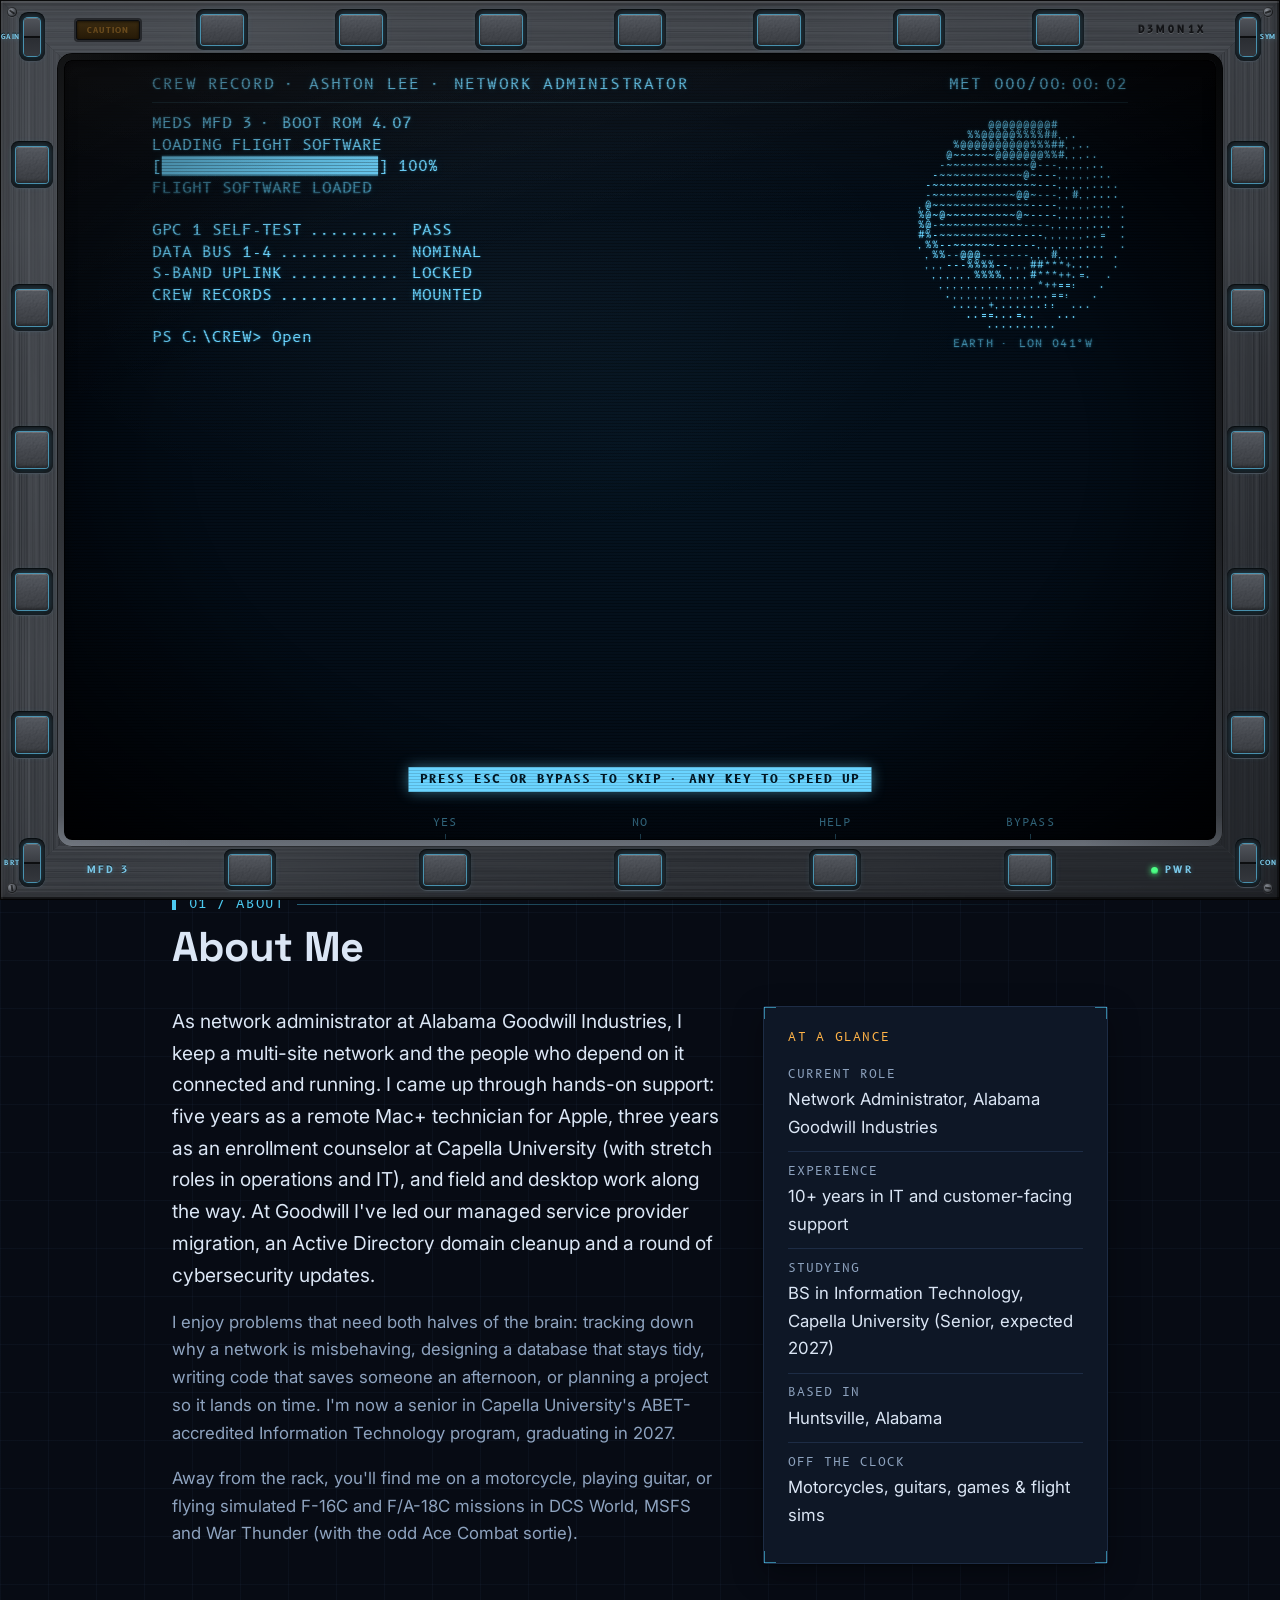
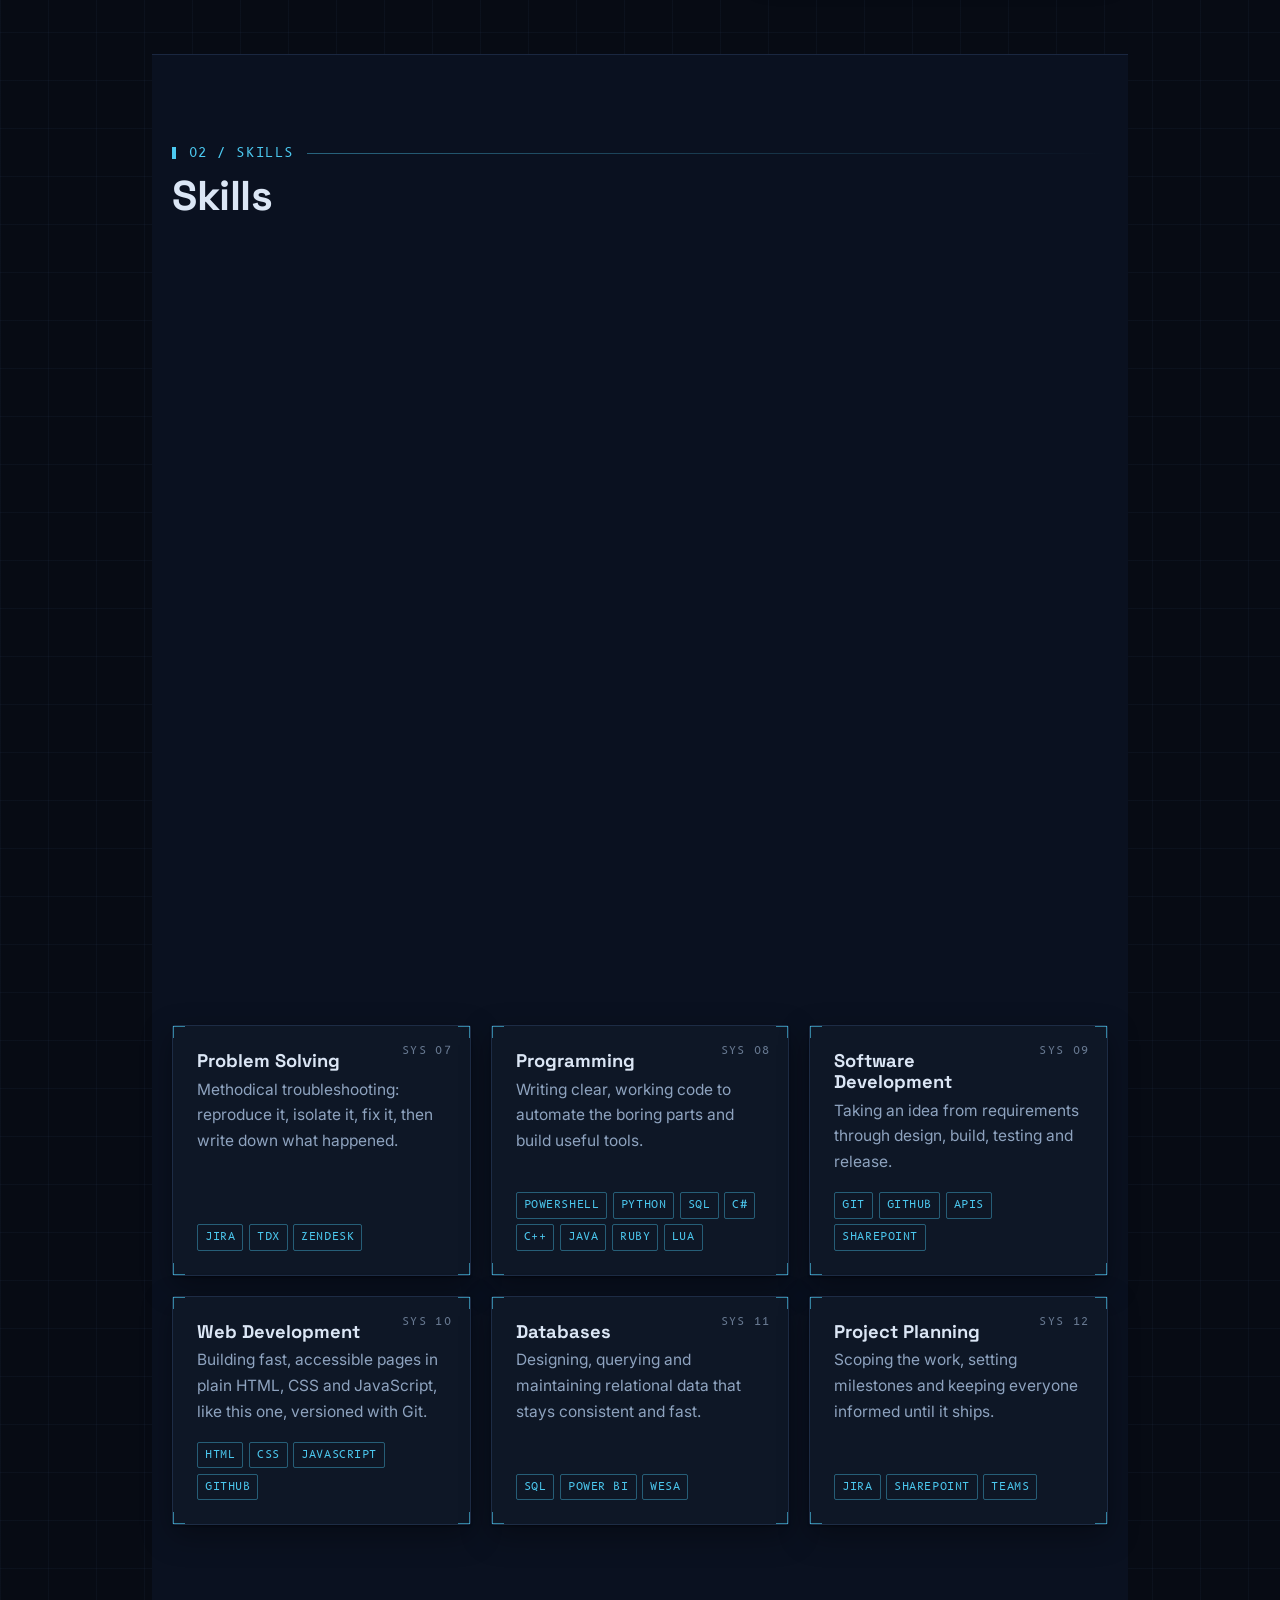
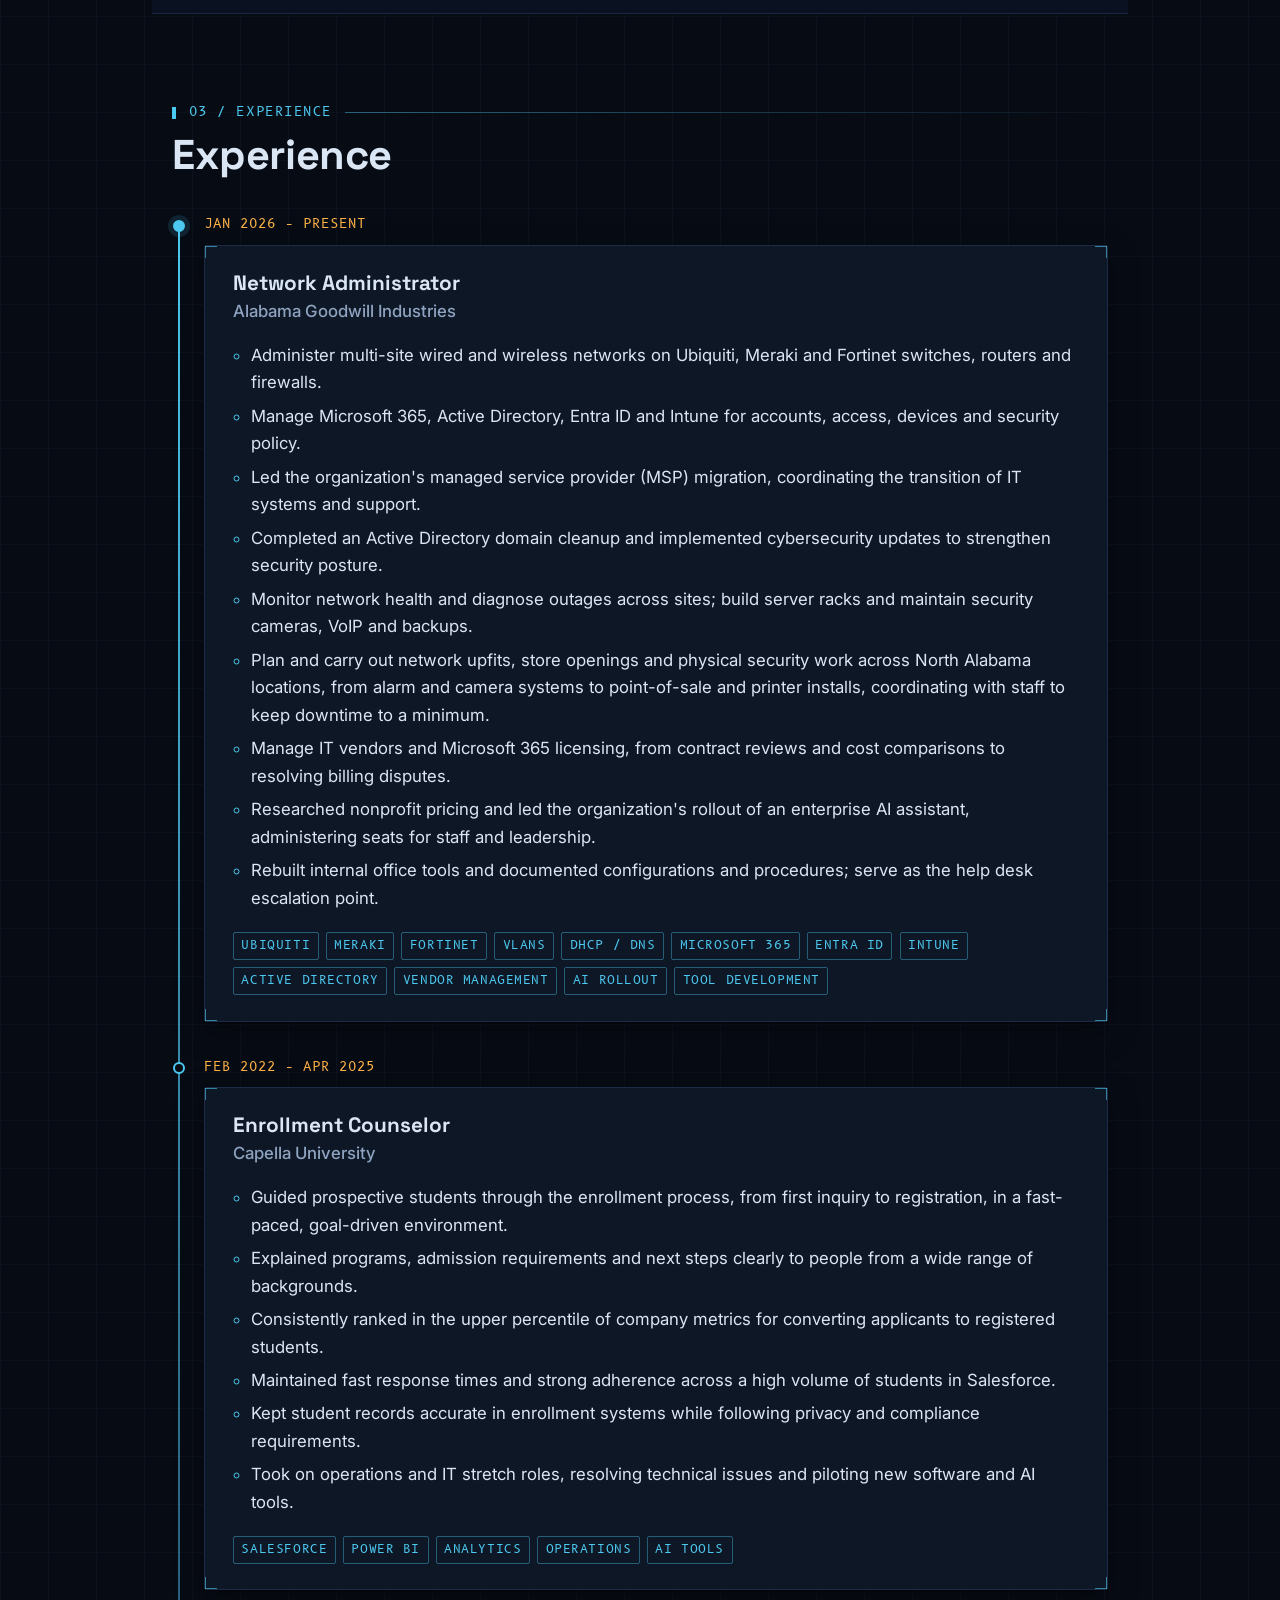
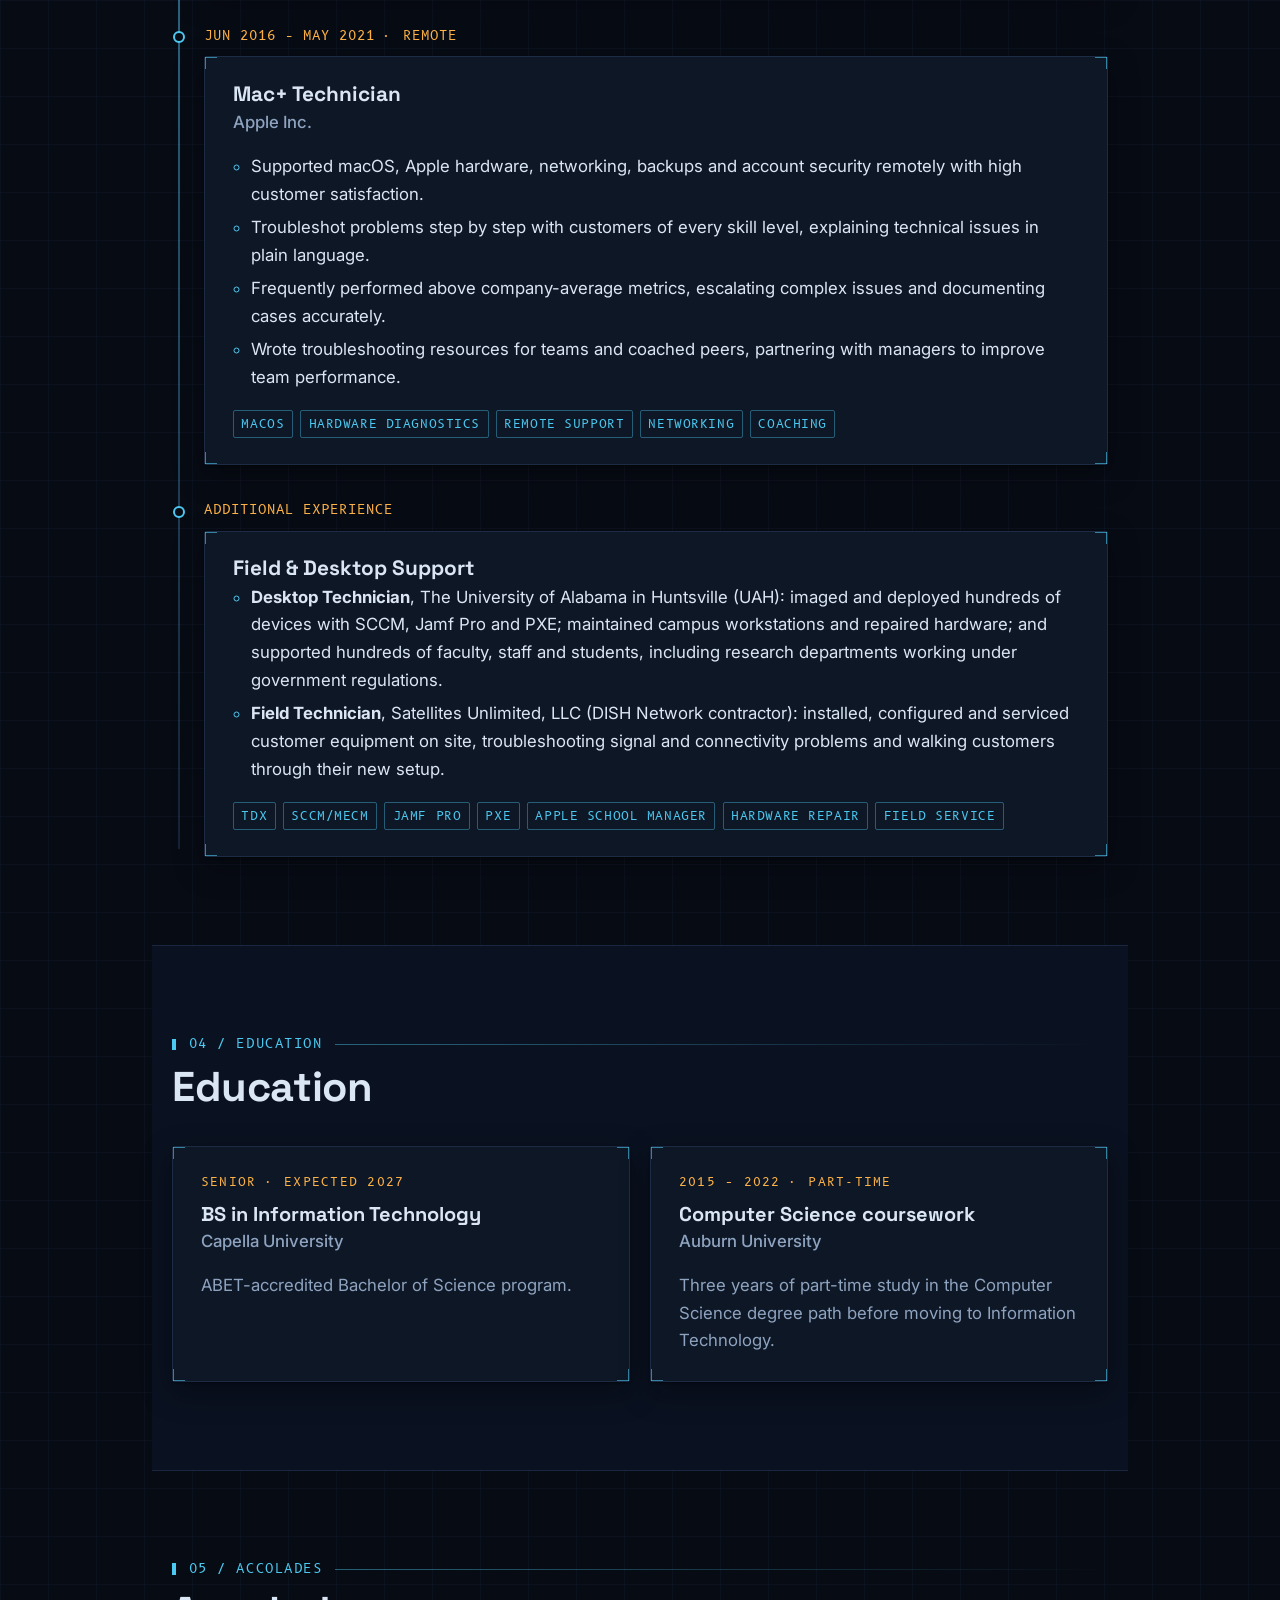
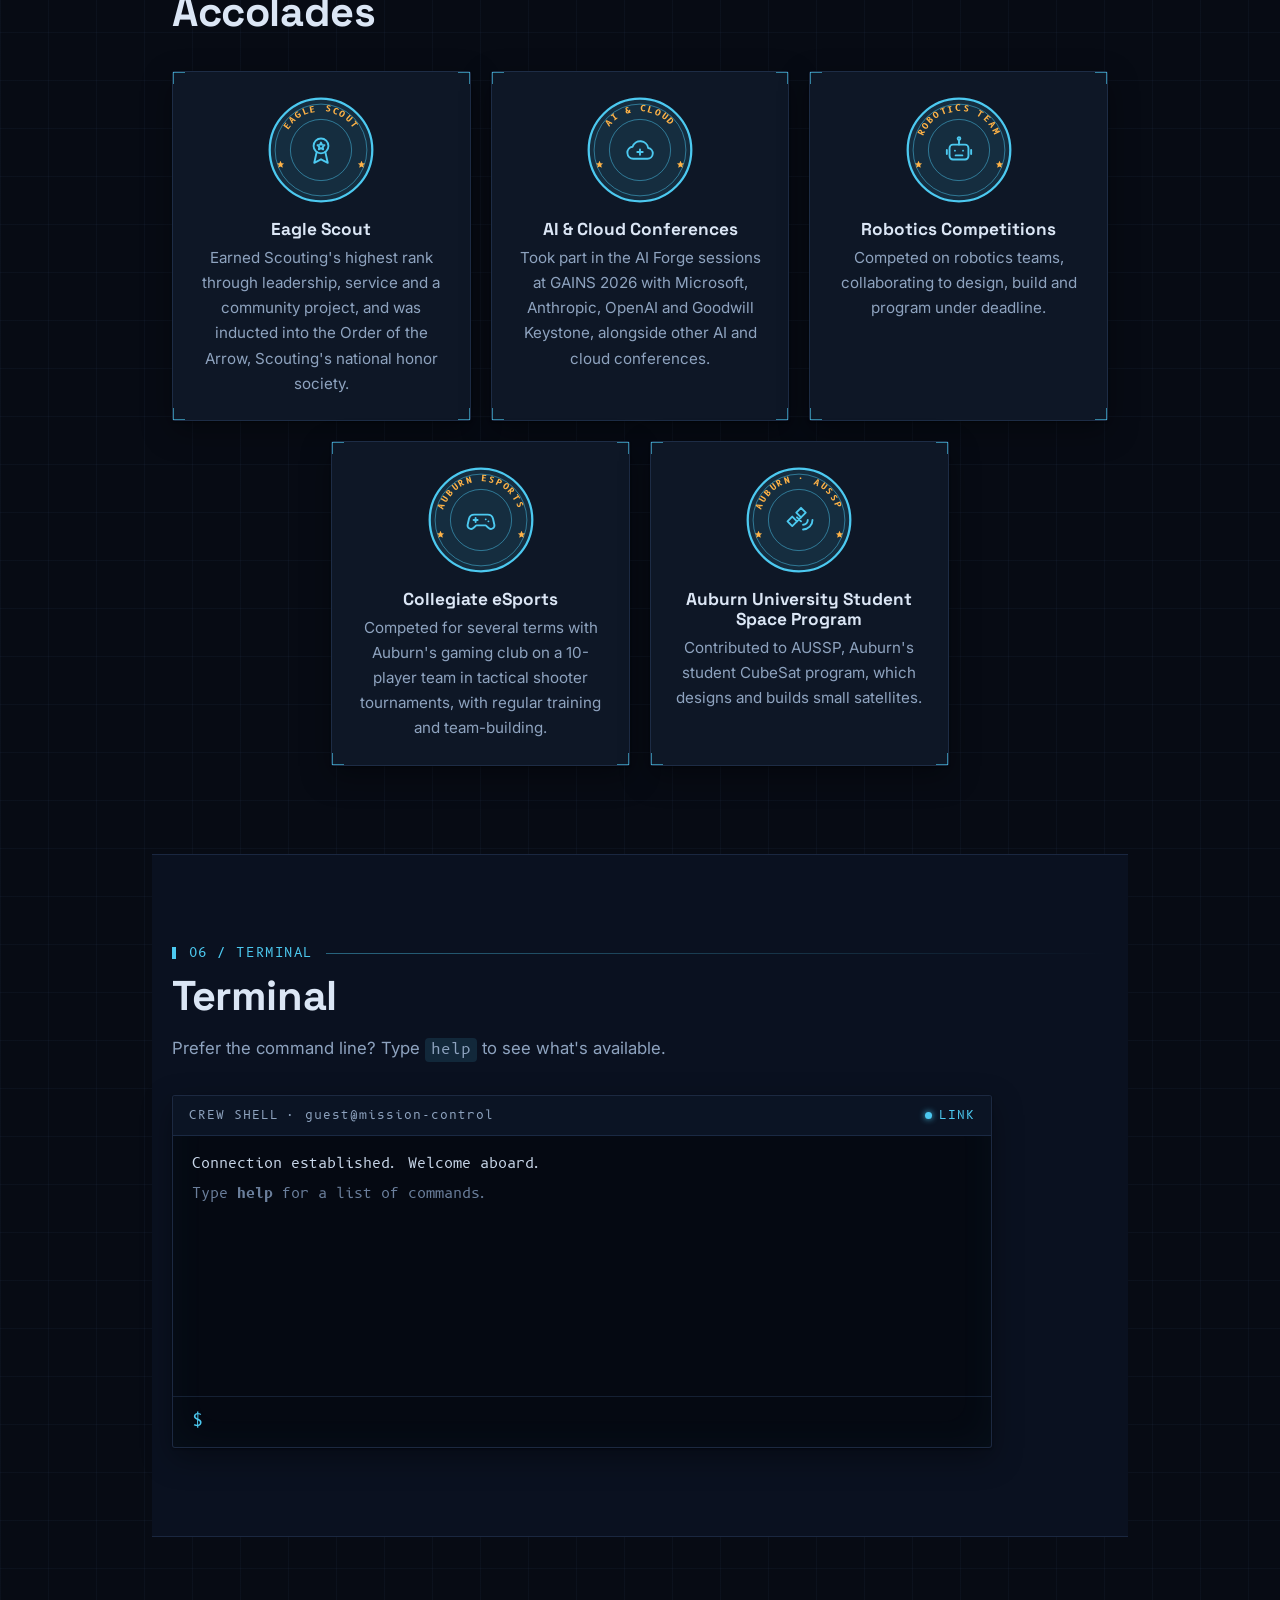
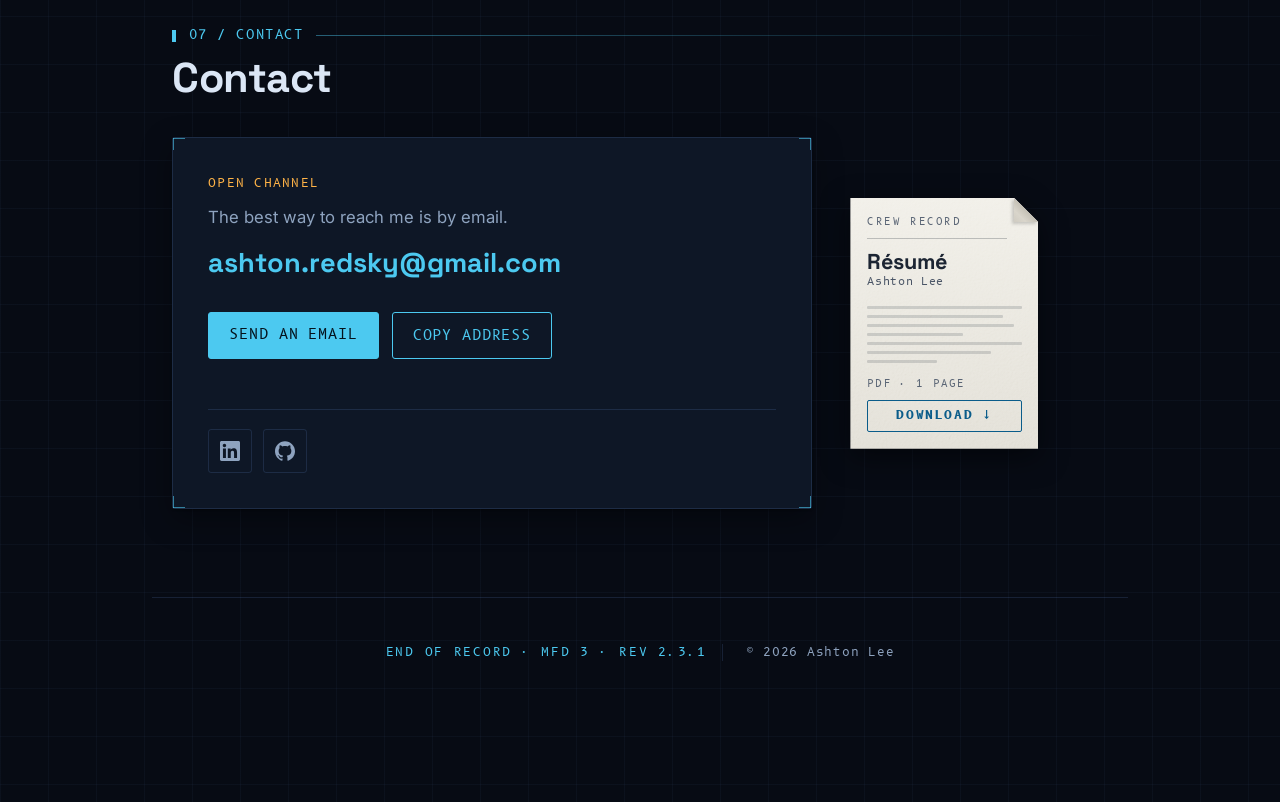
<file: index.html>
<!DOCTYPE html>
<html lang="en" data-theme="dark">
<head>
  <meta charset="UTF-8">
  <meta name="viewport" content="width=device-width, initial-scale=1.0">
  <title>Ashton Lee · Network Administrator &amp; IT Specialist</title>
  <meta name="description" content="Résumé of Ashton Lee: network administrator, IT specialist and programmer, finishing a BS in Information Technology at Capella University.">
  <meta name="theme-color" content="#070b14">

  <!-- Tab icon: the ship from LUNAR DEFENSE -->
  <link rel="icon" href="favicon.svg" type="image/svg+xml">
  <link rel="icon" href="images/favicon-32.png" type="image/png" sizes="32x32">
  <link rel="apple-touch-icon" href="images/apple-touch-icon.png">

  <!-- Link previews (LinkedIn, Teams, Slack, iMessage, email): the Earthrise card -->
  <meta property="og:type" content="website">
  <meta property="og:site_name" content="Ashton Lee">
  <meta property="og:title" content="Ashton Lee · Network Administrator &amp; IT Specialist">
  <meta property="og:description" content="Network administrator at Alabama Goodwill Industries in Huntsville, AL. IT specialist and programmer, finishing a BS in Information Technology at Capella University.">
  <meta property="og:url" content="https://d3m0n1x64.github.io/resume-space/">
  <meta property="og:image" content="https://d3m0n1x64.github.io/resume-space/images/og-preview.png">
  <meta property="og:image:width" content="1200">
  <meta property="og:image:height" content="630">
  <meta property="og:image:alt" content="Ashton Lee, Network Administrator, over the Apollo 11 Earthrise photo">
  <meta name="twitter:card" content="summary_large_image">
  <link rel="canonical" href="https://d3m0n1x64.github.io/resume-space/">

  <!-- Set the saved theme before the page paints, so it doesn't flash.
       The "js" class lets the CSS know scripts are running (used for scroll fade-ins).
       The "booting" class shows the MFD access screen, once per browser session. -->
  <script>
    (function () {
      var root = document.documentElement;
      root.classList.add('js');
      var saved = null;
      try { saved = localStorage.getItem('space-theme'); } catch (e) { /* storage blocked: use the system preference */ }
      // Dark is the default; light only if the visitor chose it before
      root.setAttribute('data-theme', saved || 'dark');

      // The access screen plays on every visit; it's skipped on reloads in the same tab, for links
      // to a section (#experience) and for "?skip". "?boot" always plays it (mobile.html uses this)
      var granted = false;
      try { granted = sessionStorage.getItem('space-access') === 'granted'; } catch (e) { /* storage blocked */ }
      var linked = (location.hash.length > 1 && location.hash !== '#home') || /[?&]skip\b/.test(location.search);
      if (/[?&]boot\b/.test(location.search) || (!granted && !linked)) root.classList.add('booting');
    })();
  </script>

  <link rel="preconnect" href="https://fonts.googleapis.com">
  <link rel="preconnect" href="https://fonts.gstatic.com" crossorigin>
  <link href="https://fonts.googleapis.com/css2?family=Inter:wght@400;500;600&family=JetBrains+Mono:wght@400;500&family=Space+Grotesk:wght@500;700&family=B612:wght@700&family=B612+Mono:wght@400;700&display=swap" rel="stylesheet">
  <link rel="stylesheet" href="css/style.css">
</head>
<body>

  <!-- ========== MFD FRAME ========== -->
  <!-- The whole site is shown on the screen of a cockpit multi-function display (MFD).
       The labels on the screen's edges are the real links and buttons; each key in the bezel
       (data-key) presses the label beside it. While the head script's "booting" class is on,
       the screen shows a blue-phosphor terminal asking for access instead: main.js runs it,
       then switches the screen over to the site. -->
  <div class="mfd" id="mfd">

    <!-- Access screen -->
    <div class="crt" id="boot-crt" role="dialog" aria-modal="true" aria-labelledby="boot-title">
      <div class="crt-content">
        <div class="crt-header">
          <span id="boot-title"><span class="crt-title-extra">CREW RECORD · </span>ASHTON LEE<span class="crt-title-extra"> · NETWORK ADMINISTRATOR</span></span>
          <span id="boot-met">MET 000/00:00:00</span>
        </div>
        <!-- A slowly turning globe drawn in characters (main.js) -->
        <figure class="crt-planet" aria-hidden="true">
          <pre id="boot-planet"></pre>
          <figcaption id="boot-planet-caption">EARTH</figcaption>
        </figure>
        <div class="crt-log" id="boot-log">
          <div id="boot-output" aria-live="polite"></div>
          <form class="crt-prompt-row" id="boot-form" hidden>
            <label for="boot-input" id="boot-prompt"></label>
            <input type="text" id="boot-input" maxlength="60" autocomplete="off" autocapitalize="none" spellcheck="false" enterkeyhint="go">
          </form>
        </div>
      </div>
      <div class="crt-roll" aria-hidden="true"></div>
    </div>

    <!-- Labels on the screen's edges -->
    <nav class="mfd-labels mfd-labels-top" aria-label="Sections">
      <a class="lbl when-site" style="--i: 0" href="#about" data-key="t1"><span class="lbl-box">ABOUT</span></a>
      <a class="lbl when-site" style="--i: 1" href="#skills" data-key="t2"><span class="lbl-box">SKILLS</span></a>
      <a class="lbl when-site" style="--i: 2" href="#experience" data-key="t3" aria-label="Experience"><span class="lbl-box"><span class="long">EXPERIENCE</span><span class="short">EXP</span></span></a>
      <a class="lbl when-site" style="--i: 3" href="#education" data-key="t4" aria-label="Education"><span class="lbl-box"><span class="long">EDUCATION</span><span class="short">EDU</span></span></a>
      <a class="lbl when-site" style="--i: 4" href="#accolades" data-key="t5" aria-label="Accolades"><span class="lbl-box"><span class="long">ACCOLADES</span><span class="short">AWARDS</span></span></a>
      <a class="lbl when-site" style="--i: 5" href="#terminal" data-key="t6" aria-label="Terminal"><span class="lbl-box"><span class="long">TERMINAL</span><span class="short">TERM</span></span></a>
      <a class="lbl when-site" style="--i: 6" href="#contact" data-key="t7"><span class="lbl-box">CONTACT</span></a>
    </nav>

    <div class="mfd-labels mfd-labels-bottom">
      <!-- Access screen: answers to the prompt, and a way straight in -->
      <button type="button" class="lbl when-boot" style="grid-column: 2" data-key="b2" data-answer="Y"><span class="lbl-box">YES</span></button>
      <button type="button" class="lbl when-boot" style="grid-column: 3" data-key="b3" data-answer="N"><span class="lbl-box">NO</span></button>
      <button type="button" class="lbl when-boot" style="grid-column: 4" data-key="b4" data-answer="?"><span class="lbl-box">HELP</span></button>
      <button type="button" class="lbl when-boot" style="grid-column: 5" data-key="b5" data-boot="bypass" aria-label="Bypass and go straight to the site"><span class="lbl-box">BYPASS</span></button>
      <!-- Site controls; the current theme is boxed -->
      <button type="button" class="lbl when-site" style="grid-column: 1; --i: 7" data-key="b1" data-action="theme" aria-label="Switch between day (light) and night (dark) mode"><span class="lbl-box mode-day">DAY</span><span class="lbl-box mode-ngt">NGT</span></button>
      <button type="button" class="lbl when-site" style="grid-column: 2; --i: 8" data-key="b2" data-action="prev" aria-label="Previous section"><span class="lbl-box">PREV</span></button>
      <button type="button" class="lbl when-site" style="grid-column: 3; --i: 9" data-key="b3" data-action="top" aria-label="Back to top"><span class="lbl-box">TOP</span></button>
      <button type="button" class="lbl when-site" style="grid-column: 4; --i: 10" data-key="b4" data-action="next" aria-label="Next section"><span class="lbl-box">NEXT</span></button>
      <button type="button" class="lbl when-site" style="grid-column: 5; --i: 11" data-key="b5" data-action="reset" aria-label="Restart the access screen"><span class="lbl-box">RESET</span></button>
      <!-- Arcade controls while the game is up (arcade.js sets their text for each screen) -->
      <button type="button" class="lbl when-game" style="grid-column: 1" data-key="b1" tabindex="-1"><span class="lbl-box">◄</span></button>
      <button type="button" class="lbl when-game" style="grid-column: 2" data-key="b2" tabindex="-1"><span class="lbl-box">►</span></button>
      <button type="button" class="lbl when-game" style="grid-column: 3" data-key="b3" tabindex="-1"><span class="lbl-box">PAUSE</span></button>
      <button type="button" class="lbl when-game" style="grid-column: 4" data-key="b4" tabindex="-1"><span class="lbl-box">FIRE</span></button>
      <button type="button" class="lbl when-game" style="grid-column: 5" data-key="b5" tabindex="-1"><span class="lbl-box">FIRE</span></button>
    </div>

    <div class="mfd-labels mfd-labels-left">
      <a class="lbl when-site" style="grid-row: 2; --i: 11" href="mailto:ashton.redsky@gmail.com" data-key="l2" aria-label="Email Ashton"><span class="lbl-box">EMAIL</span></a>
      <a class="lbl when-site" style="grid-row: 3; --i: 12" href="https://www.linkedin.com/in/ashton-ballard-lee/" target="_blank" rel="noopener noreferrer" data-key="l3" aria-label="LinkedIn profile"><span class="lbl-box">LINKEDIN</span></a>
      <a class="lbl when-site" style="grid-row: 4; --i: 13" href="https://github.com/D3M0N1X64" target="_blank" rel="noopener noreferrer" data-key="l4" aria-label="GitHub profile"><span class="lbl-box">GITHUB</span></a>
    </div>

    <div class="mfd-labels mfd-labels-right">
      <button type="button" class="lbl when-site" style="grid-row: 2; --i: 14" data-key="r2" data-action="page-up" aria-label="Page up"><span class="lbl-box">PG UP</span></button>
      <button type="button" class="lbl when-site" style="grid-row: 3; --i: 15" data-key="r3" data-action="print" aria-label="Print résumé"><span class="lbl-box">PRINT</span></button>
      <button type="button" class="lbl when-site" style="grid-row: 4; --i: 16" data-key="r4" data-action="page-down" aria-label="Page down"><span class="lbl-box">PG DN</span></button>
      <div class="mfd-scroll" aria-hidden="true"><span></span></div>
    </div>

    <!-- The bezel -->
    <div class="mfd-glass" aria-hidden="true"></div>
    <div class="mfd-face" aria-hidden="true"></div>
    <div class="mfd-rim" aria-hidden="true"></div>
    <span class="mfd-screw" style="top: 7px; left: 7px; --turn: 35deg" aria-hidden="true"></span>
    <span class="mfd-screw" style="top: 7px; right: 7px; --turn: -20deg" aria-hidden="true"></span>
    <span class="mfd-screw" style="bottom: 7px; left: 7px; --turn: 80deg" aria-hidden="true"></span>
    <span class="mfd-screw" style="bottom: 7px; right: 7px; --turn: 10deg" aria-hidden="true"></span>
    <!-- Rocker switches (eggs.js): press the top half to raise a setting, the bottom half to lower it -->
    <div class="rocker rocker-tl" data-rocker="gain" data-label="GAIN" aria-hidden="true">
      <button type="button" tabindex="-1" data-step="1"></button><button type="button" tabindex="-1" data-step="-1"></button>
    </div>
    <div class="rocker rocker-tr" data-rocker="sym" data-label="SYM" aria-hidden="true">
      <button type="button" tabindex="-1" data-step="1"></button><button type="button" tabindex="-1" data-step="-1"></button>
    </div>
    <div class="rocker rocker-bl" data-rocker="brt" data-label="BRT" aria-hidden="true">
      <button type="button" tabindex="-1" data-step="1"></button><button type="button" tabindex="-1" data-step="-1"></button>
    </div>
    <div class="rocker rocker-br" data-rocker="con" data-label="CON" aria-hidden="true">
      <button type="button" tabindex="-1" data-step="1"></button><button type="button" tabindex="-1" data-step="-1"></button>
    </div>
    <button type="button" class="mfd-caution" tabindex="-1" aria-hidden="true">CAUTION</button>
    <!-- The maker's model number, etched into the top-right of the bezel -->
    <span class="mfd-model" aria-hidden="true">D3M0N1X</span>
    <span class="mfd-plate mfd-plate-left" aria-hidden="true">MFD 3</span>
    <button type="button" class="mfd-plate mfd-plate-right mfd-power" tabindex="-1" aria-hidden="true"><span class="mfd-lamp"></span>PWR</button>

    <!-- Screen effects for the easter eggs (eggs.js): power-off, self-test and short messages -->
    <div class="mfd-blackout" aria-hidden="true"><span></span><span></span></div>
    <div class="mfd-selftest" aria-hidden="true">
      <div class="selftest-box">
        <p class="selftest-title">MFD 3 · SELF TEST</p>
        <pre id="selftest-lines"></pre>
      </div>
    </div>
    <!-- LUNAR DEFENSE, the arcade game (arcade.js), started by "play" in a terminal -->
    <div class="mfd-game">
      <canvas id="game-canvas" aria-label="Lunar Defense arcade game. Arrow keys move, space fires, P pauses, Escape exits."></canvas>
    </div>
    <div class="mfd-toast" id="mfd-toast" role="status" aria-live="polite"></div>

    <!-- Keys; the labels above are the accessible controls, so these stay out of the tab order -->
    <div class="osb-row osb-top" aria-hidden="true">
      <button type="button" class="osb" tabindex="-1" data-key="t1"></button>
      <button type="button" class="osb" tabindex="-1" data-key="t2"></button>
      <button type="button" class="osb" tabindex="-1" data-key="t3"></button>
      <button type="button" class="osb" tabindex="-1" data-key="t4"></button>
      <button type="button" class="osb" tabindex="-1" data-key="t5"></button>
      <button type="button" class="osb" tabindex="-1" data-key="t6"></button>
      <button type="button" class="osb" tabindex="-1" data-key="t7"></button>
    </div>
    <div class="osb-row osb-bottom" aria-hidden="true">
      <button type="button" class="osb" tabindex="-1" data-key="b1"></button>
      <button type="button" class="osb" tabindex="-1" data-key="b2"></button>
      <button type="button" class="osb" tabindex="-1" data-key="b3"></button>
      <button type="button" class="osb" tabindex="-1" data-key="b4"></button>
      <button type="button" class="osb" tabindex="-1" data-key="b5"></button>
    </div>
    <div class="osb-col osb-left" aria-hidden="true">
      <button type="button" class="osb" tabindex="-1" data-key="l1"></button>
      <button type="button" class="osb" tabindex="-1" data-key="l2"></button>
      <button type="button" class="osb" tabindex="-1" data-key="l3"></button>
      <button type="button" class="osb" tabindex="-1" data-key="l4"></button>
      <button type="button" class="osb" tabindex="-1" data-key="l5"></button>
    </div>
    <div class="osb-col osb-right" aria-hidden="true">
      <button type="button" class="osb" tabindex="-1" data-key="r1"></button>
      <button type="button" class="osb" tabindex="-1" data-key="r2"></button>
      <button type="button" class="osb" tabindex="-1" data-key="r3"></button>
      <button type="button" class="osb" tabindex="-1" data-key="r4"></button>
      <button type="button" class="osb" tabindex="-1" data-key="r5"></button>
    </div>
  </div>


  <main>

    <!-- ========== HOME ========== -->
    <section id="home" class="hero">
      <!-- The scene, back to front: a real NASA photo (Apollo 11, AS11-44-6552) of Earth rising
           over the lunar horizon, stars in the black sky (drawn by main.js), then the light-mode
           sunrise layers. main.js frames the photo so Earth sits right of the text on any screen,
           and lines up the light-mode sky mask (images/sky-mask.png, cut from the same photo) with it. -->
      <div class="scene-photo" role="img" aria-label="Earth rising over the Moon's horizon, photographed by Apollo 11 (NASA)"></div>
      <canvas class="starfield" aria-hidden="true"></canvas>
      <div class="sky-tint" aria-hidden="true"></div>
      <!-- Light mode only: the fully lit Earth (NASA's Blue Marble, Apollo 17) over the Earthrise one -->
      <div class="earth-full" aria-hidden="true"></div>
      <div class="sun" aria-hidden="true">
        <div class="sun-glow"></div>
        <div class="sun-core"></div>
      </div>
      <div class="sun-glare" aria-hidden="true"></div>
      <!-- Hubble with its solar wings open, cut out of a NASA photo taken from Atlantis on STS-125
           (May 2009), with beacon lights on the antenna mast and both wing tips -->
      <div class="satellite" aria-hidden="true">
        <div class="sat-craft">
          <img src="images/satellite-hubble.webp" alt="" width="320" height="257">
          <span class="sat-light" style="left: 59%; top: 7%"></span>
          <span class="sat-light" style="left: 96%; top: 48%"></span>
          <span class="sat-light" style="left: 9.5%; top: 55%"></span>
        </div>
        <!-- Click Hubble to lock on (eggs.js): brackets and an orbit readout -->
        <span class="sat-reticle"></span>
        <span class="sat-readout">TGT ACQ · HST<br>ALT ≈ 510 KM<br>INC 28.5°<br>VEL 7.6 KM/S<br>PERIOD 95 MIN</span>
      </div>

      <div class="hero-content">
        <div class="hero-text reveal">
          <p class="kicker section-kicker">00 / Mission profile</p>
          <div class="hero-name">
            <h1>Ashton Lee</h1>
            <!-- A slowly turning wireframe network sphere (main.js) -->
            <canvas class="net-sphere" aria-hidden="true"></canvas>
          </div>
          <p class="hero-role"><span>Network Administrator &middot;</span> <span>IT Specialist &middot;</span> <span>Programmer</span></p>
          <p class="tagline">I keep networks, and the people who rely on them, connected at Alabama Goodwill Industries. I also write code, solve problems and plan projects.</p>
          <p class="print-only">ashton.redsky@gmail.com</p>
          <div class="hero-actions">
            <a href="#experience" class="btn">View Experience</a>
            <a href="#contact" class="btn btn-ghost">Get in Touch</a>
          </div>
        </div>
      </div>

      <!-- Telemetry status bar along the bottom, over the lunar surface -->
      <div class="telemetry-wrap">
        <aside class="telemetry reveal" aria-label="At a glance">
          <div class="telemetry-status">
            <span class="telemetry-label">Status</span>
            <span class="status-ok"><span class="pulse" aria-hidden="true"></span>Online</span>
          </div>
          <dl>
            <div><dt>Station</dt><dd>Alabama Goodwill Industries</dd></div>
            <div><dt>Uptime</dt><dd>10+ years in IT &amp; support</dd></div>
            <div><dt>Training</dt><dd>BSIT &middot; Senior</dd></div>
            <div><dt>Location</dt><dd>Huntsville, AL</dd></div>
          </dl>
          <div class="telemetry-clock">
            <span class="telemetry-label">UTC</span>
            <span id="utc-clock">--:--:--</span>
          </div>
        </aside>
      </div>

      <p class="photo-credit">Photos: NASA, Apollo 11 &amp; 17, STS-125</p>
    </section>

    <!-- ========== ABOUT ========== -->
    <section id="about" class="section">
      <p class="section-kicker reveal">01 / About</p>
      <h2 class="section-title reveal">About Me</h2>

      <div class="about-grid">
        <div class="about-text reveal">
          <p class="lead">
            As network administrator at Alabama Goodwill Industries, I keep a multi-site network and
            the people who depend on it connected and running. I came up through hands-on support:
            five years as a remote Mac+ technician for Apple, three years as an enrollment counselor at
            Capella University (with stretch roles in operations and IT), and field and desktop work
            along the way. At Goodwill I've led our managed service provider migration, an Active
            Directory domain cleanup and a round of cybersecurity updates.
          </p>
          <p>
            I enjoy problems that need both halves of the brain: tracking down why a network is
            misbehaving, designing a database that stays tidy, writing code that saves someone an
            afternoon, or planning a project so it lands on time. I'm now a senior in Capella
            University's ABET-accredited Information Technology program, graduating in 2027.
          </p>
          <p>
            Away from the rack, you'll find me on a motorcycle, playing guitar, or flying simulated
            F-16C and F/A-18C missions in DCS World, MSFS and War Thunder (with the odd Ace Combat
            sortie).
          </p>
        </div>

        <aside class="panel facts reveal">
          <h3 class="panel-title">At a Glance</h3>
          <dl>
            <div><dt>Current Role</dt><dd>Network Administrator, Alabama Goodwill Industries</dd></div>
            <div><dt>Experience</dt><dd>10+ years in IT and customer-facing support</dd></div>
            <div><dt>Studying</dt><dd>BS in Information Technology, Capella University (Senior, expected 2027)</dd></div>
            <div><dt>Based In</dt><dd>Huntsville, Alabama</dd></div>
            <div><dt>Off the Clock</dt><dd>Motorcycles, guitars, games &amp; flight sims</dd></div>
          </dl>
        </aside>
      </div>
    </section>

    <!-- ========== SKILLS ========== -->
    <section id="skills" class="section section-alt">
      <p class="section-kicker reveal">02 / Skills</p>
      <h2 class="section-title reveal">Skills</h2>

      <div class="skill-grid">
        <article class="panel skill-card reveal">
          <span class="skill-code" aria-hidden="true">SYS 01</span>
          <h3>Networking &amp; IT</h3>
          <p>Keeping networks, systems and the people using them healthy, from the rack to the help desk.</p>
          <ul class="tags" aria-label="Tools"><li>Ubiquiti</li><li>Cisco Meraki</li><li>Fortinet</li><li>Firewalls</li><li>Wi-Fi</li><li>VLANs</li><li>DHCP</li><li>DNS</li><li>TCP/IP</li><li>Subnetting</li><li>VPN</li><li>Routing</li><li>QoS</li></ul>
        </article>

        <article class="panel skill-card reveal">
          <span class="skill-code" aria-hidden="true">SYS 02</span>
          <h3>Identity &amp; Cloud</h3>
          <p>Managing the accounts, email and collaboration tools people sign in to every day.</p>
          <ul class="tags" aria-label="Tools"><li>Active Directory</li><li>Group Policy</li><li>Entra ID (Azure AD)</li><li>Intune</li><li>Microsoft 365</li><li>Exchange</li><li>Teams</li><li>SharePoint</li><li>Google Workspace</li></ul>
        </article>

        <article class="panel skill-card reveal">
          <span class="skill-code" aria-hidden="true">SYS 03</span>
          <h3>Servers &amp; Virtualization</h3>
          <p>Running and maintaining servers and the virtual machines that host the organization's services.</p>
          <ul class="tags" aria-label="Tools"><li>VMware</li><li>Hyper-V</li><li>RDP</li><li>Backups</li><li>Network Monitoring</li><li>Server Rack Builds</li></ul>
        </article>

        <article class="panel skill-card reveal">
          <span class="skill-code" aria-hidden="true">SYS 04</span>
          <h3>Endpoint Security</h3>
          <p>Protecting devices and data with endpoint protection, threat response and full-disk encryption.</p>
          <ul class="tags" aria-label="Tools"><li>Defender</li><li>CrowdStrike</li><li>Sophos</li><li>BitLocker</li><li>Encryption</li></ul>
        </article>

        <article class="panel skill-card reveal">
          <span class="skill-code" aria-hidden="true">SYS 05</span>
          <h3>Technical Support</h3>
          <p>Ten years of helping people on the phone, remotely and in person, and explaining the fix in plain language.</p>
          <ul class="tags" aria-label="Tools"><li>Zendesk</li><li>TDX</li><li>Salesforce</li><li>Jira</li><li>Datto RMM</li><li>RDP</li><li>Windows</li><li>macOS</li><li>iOS</li><li>ChromeOS</li><li>Linux</li></ul>
        </article>

        <article class="panel skill-card reveal">
          <span class="skill-code" aria-hidden="true">SYS 06</span>
          <h3>Hardware &amp; Field Service</h3>
          <p>Diagnosing, repairing and installing equipment, from campus workstations to on-site customer setups.</p>
          <ul class="tags" aria-label="Tools"><li>SCCM/MECM</li><li>Jamf Pro</li><li>Apple School Manager</li><li>PXE Imaging</li><li>PC &amp; Apple Repair</li><li>Security Cameras</li><li>VoIP</li></ul>
        </article>

        <article class="panel skill-card reveal">
          <span class="skill-code" aria-hidden="true">SYS 07</span>
          <h3>Problem Solving</h3>
          <p>Methodical troubleshooting: reproduce it, isolate it, fix it, then write down what happened.</p>
          <ul class="tags" aria-label="Tools"><li>Jira</li><li>TDX</li><li>Zendesk</li></ul>
        </article>

        <article class="panel skill-card reveal">
          <span class="skill-code" aria-hidden="true">SYS 08</span>
          <h3>Programming</h3>
          <p>Writing clear, working code to automate the boring parts and build useful tools.</p>
          <ul class="tags" aria-label="Tools"><li>PowerShell</li><li>Python</li><li>SQL</li><li>C#</li><li>C++</li><li>Java</li><li>Ruby</li><li>Lua</li></ul>
        </article>

        <article class="panel skill-card reveal">
          <span class="skill-code" aria-hidden="true">SYS 09</span>
          <h3>Software Development</h3>
          <p>Taking an idea from requirements through design, build, testing and release.</p>
          <ul class="tags" aria-label="Tools"><li>Git</li><li>GitHub</li><li>APIs</li><li>SharePoint</li></ul>
        </article>

        <article class="panel skill-card reveal">
          <span class="skill-code" aria-hidden="true">SYS 10</span>
          <h3>Web Development</h3>
          <p>Building fast, accessible pages in plain HTML, CSS and JavaScript, like this one, versioned with Git.</p>
          <ul class="tags" aria-label="Tools"><li>HTML</li><li>CSS</li><li>JavaScript</li><li>GitHub</li></ul>
        </article>

        <article class="panel skill-card reveal">
          <span class="skill-code" aria-hidden="true">SYS 11</span>
          <h3>Databases</h3>
          <p>Designing, querying and maintaining relational data that stays consistent and fast.</p>
          <ul class="tags" aria-label="Tools"><li>SQL</li><li>Power BI</li><li>WESA</li></ul>
        </article>

        <article class="panel skill-card reveal">
          <span class="skill-code" aria-hidden="true">SYS 12</span>
          <h3>Project Planning</h3>
          <p>Scoping the work, setting milestones and keeping everyone informed until it ships.</p>
          <ul class="tags" aria-label="Tools"><li>Jira</li><li>SharePoint</li><li>Teams</li></ul>
        </article>
      </div>
    </section>

    <!-- ========== EXPERIENCE ========== -->
    <section id="experience" class="section">
      <p class="section-kicker reveal">03 / Experience</p>
      <h2 class="section-title reveal">Experience</h2>

      <!-- Newest first. Kept in step with the PDF résumé (resume/Ashton-Lee-Resume.pdf). -->
      <ol class="timeline">
        <li class="mission is-current reveal">
          <p class="mission-when">Jan 2026 &ndash; Present</p>
          <div class="panel mission-card">
            <h3>Network Administrator</h3>
            <p class="mission-org">Alabama Goodwill Industries</p>
            <ul class="mission-points">
              <li>Administer multi-site wired and wireless networks on Ubiquiti, Meraki and Fortinet switches, routers and firewalls.</li>
              <li>Manage Microsoft 365, Active Directory, Entra ID and Intune for accounts, access, devices and security policy.</li>
              <li>Led the organization's managed service provider (MSP) migration, coordinating the transition of IT systems and support.</li>
              <li>Completed an Active Directory domain cleanup and implemented cybersecurity updates to strengthen security posture.</li>
              <li>Monitor network health and diagnose outages across sites; build server racks and maintain security cameras, VoIP and backups.</li>
              <li>Plan and carry out network upfits, store openings and physical security work across North Alabama locations, from alarm and camera systems to point-of-sale and printer installs, coordinating with staff to keep downtime to a minimum.</li>
              <li>Manage IT vendors and Microsoft 365 licensing, from contract reviews and cost comparisons to resolving billing disputes.</li>
              <li>Researched nonprofit pricing and led the organization's rollout of an enterprise AI assistant, administering seats for staff and leadership.</li>
              <li>Rebuilt internal office tools and documented configurations and procedures; serve as the help desk escalation point.</li>
            </ul>
            <ul class="tags" aria-label="Skills used">
              <li>Ubiquiti</li><li>Meraki</li><li>Fortinet</li><li>VLANs</li><li>DHCP / DNS</li><li>Microsoft 365</li><li>Entra ID</li><li>Intune</li><li>Active Directory</li><li>Vendor Management</li><li>AI Rollout</li><li>Tool Development</li>
            </ul>
          </div>
        </li>

        <li class="mission reveal">
          <p class="mission-when">Feb 2022 &ndash; Apr 2025</p>
          <div class="panel mission-card">
            <h3>Enrollment Counselor</h3>
            <p class="mission-org">Capella University</p>
            <ul class="mission-points">
              <li>Guided prospective students through the enrollment process, from first inquiry to registration, in a fast-paced, goal-driven environment.</li>
              <li>Explained programs, admission requirements and next steps clearly to people from a wide range of backgrounds.</li>
              <li>Consistently ranked in the upper percentile of company metrics for converting applicants to registered students.</li>
              <li>Maintained fast response times and strong adherence across a high volume of students in Salesforce.</li>
              <li>Kept student records accurate in enrollment systems while following privacy and compliance requirements.</li>
              <li>Took on operations and IT stretch roles, resolving technical issues and piloting new software and AI tools.</li>
            </ul>
            <ul class="tags" aria-label="Skills used">
              <li>Salesforce</li><li>Power BI</li><li>Analytics</li><li>Operations</li><li>AI Tools</li>
            </ul>
          </div>
        </li>

        <li class="mission reveal">
          <p class="mission-when">Jun 2016 &ndash; May 2021 &middot; Remote</p>
          <div class="panel mission-card">
            <h3>Mac+ Technician</h3>
            <p class="mission-org">Apple Inc.</p>
            <ul class="mission-points">
              <li>Supported macOS, Apple hardware, networking, backups and account security remotely with high customer satisfaction.</li>
              <li>Troubleshot problems step by step with customers of every skill level, explaining technical issues in plain language.</li>
              <li>Frequently performed above company-average metrics, escalating complex issues and documenting cases accurately.</li>
              <li>Wrote troubleshooting resources for teams and coached peers, partnering with managers to improve team performance.</li>
            </ul>
            <ul class="tags" aria-label="Skills used">
              <li>macOS</li><li>Hardware Diagnostics</li><li>Remote Support</li><li>Networking</li><li>Coaching</li>
            </ul>
          </div>
        </li>

        <li class="mission reveal">
          <p class="mission-when">Additional experience</p>
          <div class="panel mission-card">
            <h3>Field &amp; Desktop Support</h3>
            <ul class="mission-points">
              <li><strong>Desktop Technician</strong>, The University of Alabama in Huntsville (UAH): imaged and deployed hundreds of devices with SCCM, Jamf Pro and PXE; maintained campus workstations and repaired hardware; and supported hundreds of faculty, staff and students, including research departments working under government regulations.</li>
              <li><strong>Field Technician</strong>, Satellites Unlimited, LLC (DISH Network contractor): installed, configured and serviced customer equipment on site, troubleshooting signal and connectivity problems and walking customers through their new setup.</li>
            </ul>
            <ul class="tags" aria-label="Skills used">
              <li>TDX</li><li>SCCM/MECM</li><li>Jamf Pro</li><li>PXE</li><li>Apple School Manager</li><li>Hardware Repair</li><li>Field Service</li>
            </ul>
          </div>
        </li>
      </ol>
    </section>

    <!-- ========== EDUCATION ========== -->
    <section id="education" class="section section-alt">
      <p class="section-kicker reveal">04 / Education</p>
      <h2 class="section-title reveal">Education</h2>

      <div class="edu-grid">
        <article class="panel edu-card reveal">
          <p class="card-label">Senior &middot; Expected 2027</p>
          <h3>BS in Information Technology</h3>
          <p class="mission-org">Capella University</p>
          <p>ABET-accredited Bachelor of Science program.</p>
        </article>

        <article class="panel edu-card reveal">
          <p class="card-label">2015 &ndash; 2022 &middot; Part-time</p>
          <h3>Computer Science coursework</h3>
          <p class="mission-org">Auburn University</p>
          <p>Three years of part-time study in the Computer Science degree path before moving to Information Technology.</p>
        </article>
      </div>
    </section>

    <!-- ========== ACCOLADES ========== -->
    <section id="accolades" class="section">
      <p class="section-kicker reveal">05 / Accolades</p>
      <h2 class="section-title reveal">Accolades</h2>

      <div class="accolade-grid">
        <article class="panel accolade-card reveal">
          <svg class="patch" viewBox="0 0 120 120" aria-hidden="true" focusable="false">
            <defs><path id="patch-eagle" d="M 17 60 A 43 43 0 0 1 103 60"/></defs>
            <circle class="patch-edge" cx="60" cy="60" r="57"/>
            <circle class="patch-ring" cx="60" cy="60" r="51"/>
            <circle class="patch-ring" cx="60" cy="60" r="34"/>
            <text class="patch-text"><textPath href="#patch-eagle" startOffset="50%" text-anchor="middle">EAGLE SCOUT</textPath></text>
            <path class="patch-star" d="M15 72l1.2 2.6 2.8.3-2.1 1.9.6 2.8-2.5-1.4-2.5 1.4.6-2.8-2.1-1.9 2.8-.3zM105 72l1.2 2.6 2.8.3-2.1 1.9.6 2.8-2.5-1.4-2.5 1.4.6-2.8-2.1-1.9 2.8-.3z"/>
            <g class="patch-icon" transform="translate(42 42) scale(1.5)"><circle cx="12" cy="9" r="5.5"/><path d="M8.8 13.5 7 21.5l5-2.6 5 2.6-1.8-8"/><path d="m12 6.5.8 1.7 1.8.2-1.3 1.3.3 1.8-1.6-.9-1.6.9.3-1.8-1.3-1.3 1.8-.2z"/></g>
          </svg>
          <h3>Eagle Scout</h3>
          <p>Earned Scouting's highest rank through leadership, service and a community project, and was inducted into the Order of the Arrow, Scouting's national honor society.</p>
        </article>

        <article class="panel accolade-card reveal">
          <svg class="patch" viewBox="0 0 120 120" aria-hidden="true" focusable="false">
            <defs><path id="patch-cloud" d="M 17 60 A 43 43 0 0 1 103 60"/></defs>
            <circle class="patch-edge" cx="60" cy="60" r="57"/>
            <circle class="patch-ring" cx="60" cy="60" r="51"/>
            <circle class="patch-ring" cx="60" cy="60" r="34"/>
            <text class="patch-text"><textPath href="#patch-cloud" startOffset="50%" text-anchor="middle">AI &amp; CLOUD</textPath></text>
            <path class="patch-star" d="M15 72l1.2 2.6 2.8.3-2.1 1.9.6 2.8-2.5-1.4-2.5 1.4.6-2.8-2.1-1.9 2.8-.3zM105 72l1.2 2.6 2.8.3-2.1 1.9.6 2.8-2.5-1.4-2.5 1.4.6-2.8-2.1-1.9 2.8-.3z"/>
            <g class="patch-icon" transform="translate(42 42) scale(1.5)"><path d="M7 18.5h10.5a4 4 0 0 0 .6-7.95 6 6 0 0 0-11.6-1A4.5 4.5 0 0 0 7 18.5z"/><path d="M10 13.5h4M12 11.5v4"/></g>
          </svg>
          <h3>AI &amp; Cloud Conferences</h3>
          <p>Took part in the AI Forge sessions at GAINS 2026 with Microsoft, Anthropic, OpenAI and Goodwill Keystone, alongside other AI and cloud conferences.</p>
        </article>

        <article class="panel accolade-card reveal">
          <svg class="patch" viewBox="0 0 120 120" aria-hidden="true" focusable="false">
            <defs><path id="patch-robotics" d="M 17 60 A 43 43 0 0 1 103 60"/></defs>
            <circle class="patch-edge" cx="60" cy="60" r="57"/>
            <circle class="patch-ring" cx="60" cy="60" r="51"/>
            <circle class="patch-ring" cx="60" cy="60" r="34"/>
            <text class="patch-text"><textPath href="#patch-robotics" startOffset="50%" text-anchor="middle">ROBOTICS TEAM</textPath></text>
            <path class="patch-star" d="M15 72l1.2 2.6 2.8.3-2.1 1.9.6 2.8-2.5-1.4-2.5 1.4.6-2.8-2.1-1.9 2.8-.3zM105 72l1.2 2.6 2.8.3-2.1 1.9.6 2.8-2.5-1.4-2.5 1.4.6-2.8-2.1-1.9 2.8-.3z"/>
            <g class="patch-icon" transform="translate(42 42) scale(1.5)"><rect x="5" y="8" width="14" height="11" rx="2.5"/><path d="M12 4.5V8M9 12.5h.01M15 12.5h.01M9.5 16h5M3 12v3M21 12v3"/><circle cx="12" cy="3.5" r="1"/></g>
          </svg>
          <h3>Robotics Competitions</h3>
          <p>Competed on robotics teams, collaborating to design, build and program under deadline.</p>
        </article>

        <article class="panel accolade-card reveal">
          <svg class="patch" viewBox="0 0 120 120" aria-hidden="true" focusable="false">
            <defs><path id="patch-esports" d="M 17 60 A 43 43 0 0 1 103 60"/></defs>
            <circle class="patch-edge" cx="60" cy="60" r="57"/>
            <circle class="patch-ring" cx="60" cy="60" r="51"/>
            <circle class="patch-ring" cx="60" cy="60" r="34"/>
            <text class="patch-text"><textPath href="#patch-esports" startOffset="50%" text-anchor="middle">AUBURN ESPORTS</textPath></text>
            <path class="patch-star" d="M15 72l1.2 2.6 2.8.3-2.1 1.9.6 2.8-2.5-1.4-2.5 1.4.6-2.8-2.1-1.9 2.8-.3zM105 72l1.2 2.6 2.8.3-2.1 1.9.6 2.8-2.5-1.4-2.5 1.4.6-2.8-2.1-1.9 2.8-.3z"/>
            <g class="patch-icon" transform="translate(42 42) scale(1.5)"><path d="M7 8h10a4 4 0 0 1 3.9 3.1l1 4.4a2.6 2.6 0 0 1-4.5 2.2L15.5 16h-7l-1.9 1.7a2.6 2.6 0 0 1-4.5-2.2l1-4.4A4 4 0 0 1 7 8z"/><path d="M8 10.5v3M6.5 12h3M15.5 11.5h.01M17.5 13h.01"/></g>
          </svg>
          <h3>Collegiate eSports</h3>
          <p>Competed for several terms with Auburn's gaming club on a 10-player team in tactical shooter tournaments, with regular training and team-building.</p>
        </article>

        <article class="panel accolade-card reveal">
          <svg class="patch" viewBox="0 0 120 120" aria-hidden="true" focusable="false">
            <defs><path id="patch-smallsat" d="M 17 60 A 43 43 0 0 1 103 60"/></defs>
            <circle class="patch-edge" cx="60" cy="60" r="57"/>
            <circle class="patch-ring" cx="60" cy="60" r="51"/>
            <circle class="patch-ring" cx="60" cy="60" r="34"/>
            <text class="patch-text"><textPath href="#patch-smallsat" startOffset="50%" text-anchor="middle">AUBURN · AUSSP</textPath></text>
            <path class="patch-star" d="M15 72l1.2 2.6 2.8.3-2.1 1.9.6 2.8-2.5-1.4-2.5 1.4.6-2.8-2.1-1.9 2.8-.3zM105 72l1.2 2.6 2.8.3-2.1 1.9.6 2.8-2.5-1.4-2.5 1.4.6-2.8-2.1-1.9 2.8-.3z"/>
            <g class="patch-icon" transform="translate(42 42) scale(1.5)"><path d="m10 6.5 3.5-3.5 3.5 3.5-3.5 3.5zM7 9.5l3.5 3.5L7 16.5 3.5 13z"/><path d="m10.5 10 3 3M13.5 10l-3 3"/><path d="M15 15.5a3.5 3.5 0 0 0 3.5-3.5M15 19a7 7 0 0 0 7-7"/></g>
          </svg>
          <h3>Auburn University Student Space Program</h3>
          <p>Contributed to AUSSP, Auburn's student CubeSat program, which designs and builds small satellites.</p>
        </article>
      </div>
    </section>

    <!-- ========== TERMINAL ========== -->
    <section id="terminal" class="section section-alt">
      <p class="section-kicker reveal">06 / Terminal</p>
      <h2 class="section-title reveal">Terminal</h2>
      <p class="section-intro reveal">Prefer the command line? Type <code>help</code> to see what's available.</p>

      <div class="terminal reveal">
        <div class="terminal-bar">
          <span class="terminal-title">CREW SHELL · guest@mission-control</span>
          <span class="terminal-link" aria-hidden="true"><span class="terminal-lamp"></span>LINK</span>
        </div>
        <div class="terminal-output" id="terminal-output" aria-live="polite">
          <p class="t-info">Connection established. Welcome aboard.</p>
          <p class="t-hint">Type <strong>help</strong> for a list of commands.</p>
        </div>
        <form class="terminal-input-row" id="terminal-form" autocomplete="off">
          <label for="terminal-input" class="t-prompt">$</label>
          <input type="text" id="terminal-input" class="terminal-input" spellcheck="false" aria-label="Terminal command">
        </form>
      </div>
    </section>

    <!-- ========== CONTACT ========== -->
    <section id="contact" class="section">
      <p class="section-kicker reveal">07 / Contact</p>
      <h2 class="section-title reveal">Contact</h2>

      <div class="contact-row">
      <div class="panel contact-card reveal">
        <p class="card-label">Open channel</p>
        <p class="contact-lead">The best way to reach me is by email.</p>
        <a class="contact-email" href="mailto:ashton.redsky@gmail.com">ashton.redsky@gmail.com</a>
        <div class="contact-actions">
          <a class="btn" href="mailto:ashton.redsky@gmail.com?subject=Hello%20Ashton">Send an Email</a>
          <button type="button" class="btn btn-ghost" id="copy-email" data-email="ashton.redsky@gmail.com">Copy Address</button>
        </div>
        <p class="copy-status" id="copy-status" aria-live="polite"></p>
        <div class="contact-social">
          <a class="social-link" href="https://www.linkedin.com/in/ashton-ballard-lee/" target="_blank" rel="noopener noreferrer" aria-label="LinkedIn profile" title="LinkedIn">
            <svg viewBox="0 0 24 24" aria-hidden="true"><path d="M20.447 20.452h-3.554v-5.569c0-1.328-.027-3.037-1.852-3.037-1.853 0-2.136 1.445-2.136 2.939v5.667H9.351V9h3.414v1.561h.046c.477-.9 1.637-1.85 3.37-1.85 3.601 0 4.267 2.37 4.267 5.455v6.286zM5.337 7.433c-1.144 0-2.063-.926-2.063-2.065 0-1.138.92-2.063 2.063-2.063 1.14 0 2.064.925 2.064 2.063 0 1.139-.925 2.065-2.064 2.065zm1.782 13.019H3.555V9h3.564v11.452zM22.225 0H1.771C.792 0 0 .774 0 1.729v20.542C0 23.227.792 24 1.771 24h20.451C23.2 24 24 23.227 24 22.271V1.729C24 .774 23.2 0 22.222 0h.003z"/></svg>
          </a>
          <a class="social-link" href="https://github.com/D3M0N1X64" target="_blank" rel="noopener noreferrer" aria-label="GitHub profile" title="GitHub">
            <svg viewBox="0 0 24 24" aria-hidden="true"><path d="M12 .297c-6.63 0-12 5.373-12 12 0 5.303 3.438 9.8 8.205 11.385.6.113.82-.258.82-.577 0-.285-.01-1.04-.015-2.04-3.338.724-4.042-1.61-4.042-1.61C4.422 18.07 3.633 17.7 3.633 17.7c-1.087-.744.084-.729.084-.729 1.205.084 1.838 1.236 1.838 1.236 1.07 1.835 2.809 1.305 3.495.998.108-.776.417-1.305.76-1.605-2.665-.3-5.466-1.332-5.466-5.93 0-1.31.465-2.38 1.235-3.22-.135-.303-.54-1.523.105-3.176 0 0 1.005-.322 3.3 1.23.96-.267 1.98-.399 3-.405 1.02.006 2.04.138 3 .405 2.28-1.552 3.285-1.23 3.285-1.23.645 1.653.24 2.873.12 3.176.765.84 1.23 1.91 1.23 3.22 0 4.61-2.805 5.625-5.475 5.92.42.36.81 1.096.81 2.22 0 1.606-.015 2.896-.015 3.286 0 .315.21.69.825.57C20.565 22.092 24 17.592 24 12.297c0-6.627-5.373-12-12-12"/></svg>
          </a>
        </div>
      </div>

      <!-- The résumé as a printed kneeboard page; downloads the PDF (also the "resume" command) -->
      <a class="resume-page reveal" href="resume/Ashton-Lee-Resume.pdf" download="Ashton-Lee-Resume.pdf" aria-label="Download résumé, PDF, 1 page">
        <span class="page-sheet">
          <span class="page-head">Crew record</span>
          <span class="page-title">Résumé</span>
          <span class="page-name">Ashton Lee</span>
          <span class="page-lines" aria-hidden="true"><i></i><i></i><i></i><i></i><i></i><i></i><i></i></span>
          <span class="page-meta">PDF &middot; 1 page</span>
          <span class="page-action">Download <span aria-hidden="true">&darr;</span></span>
        </span>
      </a>
      </div>
    </section>

  </main>

  <footer class="site-footer">
    <p><span class="footer-code">END OF RECORD · MFD 3 · REV 2.3.1</span> &copy; <span id="year"></span> Ashton Lee</p>
  </footer>

  <script src="js/eggs.js"></script>
  <script src="js/arcade.js"></script>
  <script src="js/main.js"></script>
</body>
</html>
</file>
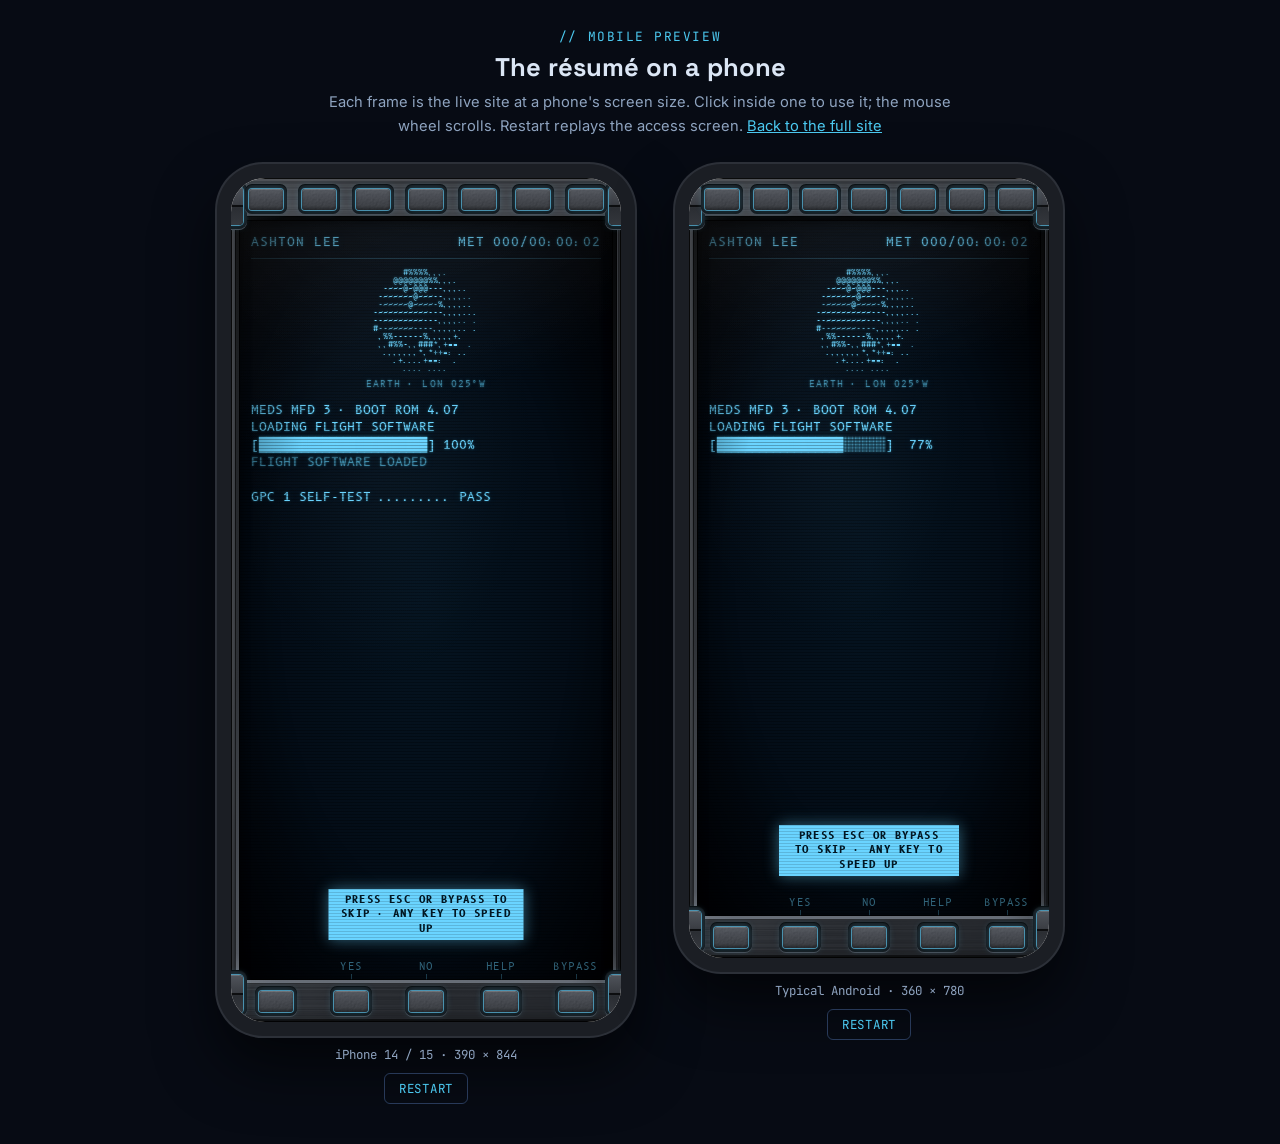
<file: mobile.html>
<!DOCTYPE html>
<html lang="en">
<head>
  <meta charset="UTF-8">
  <meta name="viewport" content="width=device-width, initial-scale=1.0">
  <title>Ashton Lee · Phone Preview</title>
  <link rel="icon" href="favicon.svg" type="image/svg+xml">
  <link rel="icon" href="images/favicon-32.png" type="image/png" sizes="32x32">
  <meta name="robots" content="noindex">
  <!-- Opened by the "mobile" command in the site's terminals. Each frame is the real site at a
       phone's screen size; "?boot" makes it play the access screen even if this tab has seen it. -->
  <link rel="preconnect" href="https://fonts.googleapis.com">
  <link rel="preconnect" href="https://fonts.gstatic.com" crossorigin>
  <link href="https://fonts.googleapis.com/css2?family=Inter:wght@400;500&family=JetBrains+Mono:wght@400;500&family=Space+Grotesk:wght@700&display=swap" rel="stylesheet">
  <style>
    :root { color-scheme: dark; }

    body {
      margin: 0;
      min-height: 100vh;
      padding: 28px 16px 40px;
      box-sizing: border-box;
      display: flex;
      flex-direction: column;
      align-items: center;
      background: #070b14;
      color: #dbe6f5;
      font-family: 'Inter', 'Segoe UI', system-ui, sans-serif;
    }

    .kicker {
      margin: 0 0 6px;
      font-family: 'JetBrains Mono', Consolas, monospace;
      font-size: 0.8rem;
      letter-spacing: 0.12em;
      color: #4cc9f0;
    }

    h1 {
      margin: 0 0 8px;
      font-family: 'Space Grotesk', 'Segoe UI', sans-serif;
      font-size: 1.6rem;
    }

    .note {
      max-width: 640px;
      margin: 0 0 26px;
      text-align: center;
      font-size: 0.92rem;
      line-height: 1.6;
      color: #8ea3bf;
    }

    .note a { color: #4cc9f0; }

    .phones {
      display: flex;
      flex-wrap: wrap;
      justify-content: center;
      align-items: flex-start;
      gap: 40px;
    }

    figure {
      margin: 0;
      display: flex;
      flex-direction: column;
      align-items: center;
      gap: 10px;
    }

    .phone {
      padding: 14px;
      border-radius: 46px;
      background: #1b1e24;
      box-shadow: 0 0 0 2px #2c3038, 0 30px 60px rgba(0, 0, 0, 0.6);
    }

    iframe {
      display: block;
      border: 0;
      border-radius: 34px;
      background: #000;
    }

    figcaption {
      font-family: 'JetBrains Mono', Consolas, monospace;
      font-size: 0.78rem;
      color: #8ea3bf;
    }

    button {
      padding: 6px 14px;
      border: 1px solid rgba(120, 170, 255, 0.3);
      border-radius: 6px;
      background: transparent;
      color: #4cc9f0;
      font-family: 'JetBrains Mono', Consolas, monospace;
      font-size: 0.78rem;
      letter-spacing: 0.06em;
      cursor: pointer;
    }

    button:hover { background: rgba(76, 201, 240, 0.12); }

    /* On a small screen the phones are shrunk to fit */
    @media (max-width: 480px) {
      .phone { zoom: 0.78; }
    }
  </style>
</head>
<body>
  <p class="kicker">// MOBILE PREVIEW</p>
  <h1>The résumé on a phone</h1>
  <p class="note">
    Each frame is the live site at a phone's screen size. Click inside one to use it; the mouse wheel scrolls.
    Restart replays the access screen. <a href="./">Back to the full site</a>
  </p>

  <div class="phones">
    <figure>
      <div class="phone"><iframe id="phone-1" title="Site at 390 by 844 (iPhone)" width="390" height="844" src="index.html?boot"></iframe></div>
      <figcaption>iPhone 14 / 15 · 390 × 844</figcaption>
      <button type="button" data-restart="phone-1">RESTART</button>
    </figure>
    <figure>
      <div class="phone"><iframe id="phone-2" title="Site at 360 by 780 (Android)" width="360" height="780" src="index.html?boot"></iframe></div>
      <figcaption>Typical Android · 360 × 780</figcaption>
      <button type="button" data-restart="phone-2">RESTART</button>
    </figure>
  </div>

  <script>
    document.querySelectorAll('[data-restart]').forEach(function (button) {
      button.addEventListener('click', function () {
        var frame = document.getElementById(button.dataset.restart);
        frame.src = 'index.html?boot';
      });
    });
  </script>
</body>
</html>
</file>
<file: css/style.css>
/* ==========================================================
   Ashton Lee — résumé, "mission control" edition
   Themes: light (day shift) and dark (night shift).
   The hero is space in both themes; the sections below follow the theme.
   ========================================================== */

/* ---------- Theme variables ---------- */
:root {
  /* Light */
  --bg: #f4f7fb;
  --bg-alt: #e9eff7;
  --panel: #ffffff;
  --panel-border: rgba(15, 40, 80, 0.12);
  --text: #0f1b2d;
  --muted: #51627a;
  --accent: #0077b6;          /* signal blue */
  --accent-soft: rgba(0, 119, 182, 0.1);
  --amber: #b85f00;           /* warning-light amber */
  --ok: #138a5a;
  --track: rgba(15, 40, 80, 0.12);
  --shadow: 0 1px 2px rgba(15, 30, 60, 0.06), 0 8px 24px rgba(15, 30, 60, 0.06);
  --grid-line: rgba(15, 40, 80, 0.05);

  --font-display: 'Space Grotesk', 'Segoe UI', system-ui, sans-serif;
  --font-body: 'Inter', 'Segoe UI', system-ui, sans-serif;
  --font-mono: 'B612 Mono', 'JetBrains Mono', Consolas, monospace;   /* Airbus's cockpit display font */
  --radius: 10px;
  --max-width: 1100px;
}

[data-theme="dark"] {
  --bg: #070b14;
  --bg-alt: #0a1120;
  --panel: #0e1726;
  --panel-border: rgba(120, 170, 255, 0.14);
  --text: #dbe6f5;
  --muted: #8ea3bf;
  --accent: #4cc9f0;          /* cyan readout */
  --accent-soft: rgba(76, 201, 240, 0.12);
  --amber: #ffb347;
  --ok: #3ddc97;
  --track: rgba(120, 170, 255, 0.14);
  --shadow: 0 1px 2px rgba(0, 0, 0, 0.4), 0 10px 30px rgba(0, 0, 0, 0.35);
  --grid-line: rgba(120, 170, 255, 0.04);
}

/* ---------- Base ---------- */
*,
*::before,
*::after {
  box-sizing: border-box;
}

html {
  scroll-behavior: smooth;
  scroll-padding-top: calc(var(--bz-top) + var(--lb-top)); /* sections land just under the frame */
}

body {
  margin: 0;
  /* Room for the MFD frame, so the page shows inside its screen */
  padding:
    calc(var(--bz-top) + var(--lb-top))
    calc(var(--bz-side) + var(--lb-side))
    calc(var(--bz-bottom) + var(--lb-bottom));
  font-family: var(--font-body);
  font-size: 1.05rem;
  line-height: 1.65;
  color: var(--text);
  background-color: var(--bg);
  /* Faint plotting grid, like a console display */
  background-image:
    linear-gradient(var(--grid-line) 1px, transparent 1px),
    linear-gradient(90deg, var(--grid-line) 1px, transparent 1px);
  background-size: 48px 48px;
  transition: background-color 0.3s, color 0.3s;
}

h1, h2, h3 {
  font-family: var(--font-display);
  line-height: 1.15;
  margin: 0 0 0.5em;
}

a {
  color: var(--accent);
}

code {
  font-family: var(--font-mono);
  font-size: 0.88em;
  background: var(--accent-soft);
  padding: 0.1em 0.4em;
  border-radius: 4px;
}

:focus-visible {
  outline: 2px solid var(--accent);
  outline-offset: 3px;
}

/* ---------- Buttons ---------- */
.btn {
  display: inline-block;
  font-family: var(--font-mono);
  font-weight: 500;
  font-size: 0.9rem;
  letter-spacing: 0.06em;
  text-transform: uppercase;
  text-decoration: none;
  color: #04121c;
  background: var(--accent);
  border: 1px solid var(--accent);
  border-radius: 3px;
  padding: 0.75em 1.4em;
  cursor: pointer;
  transition: transform 0.15s, box-shadow 0.15s, background-color 0.15s;
}

[data-theme="light"] .btn { color: #fff; }

.btn:hover {
  transform: translateY(-1px);
  box-shadow: 0 0 0 4px var(--accent-soft);
}

.btn-ghost {
  background: transparent;
  color: var(--accent);
}

[data-theme="light"] .btn-ghost { color: var(--accent); }

/* ---------- Hero ---------- */
/* main.js sets these from the photo's framing (fallbacks shown):
   --sx/--sy  where the sun rises (light mode)
   --ex/--ey  centre of Earth, --er its radius (no fallback: the full Earth needs JS) */
.hero {
  --sx: 90%;
  --sy: 78%;
  position: relative;
  min-height: calc(100vh - var(--chrome-y));
  min-height: calc(100dvh - var(--chrome-y));
  display: flex;
  flex-direction: column;
  overflow: hidden;
  color: #e6eefb;
  background: #000;
}

/* Every scene layer fills the hero */
.scene-photo,
.starfield,
.sky-tint,
.sun,
.sun-glare {
  position: absolute;
  pointer-events: none;
}

.scene-photo,
.starfield {
  inset: 0;
  width: 100%;
  height: 100%;
}

/* Real photo. Without JS it simply covers the hero, centred. */
.scene-photo {
  background: #000 url('../images/earthrise-apollo11.jpg') 50% 55% / cover no-repeat;
  transition: filter 0.8s;
}

[data-theme="light"] .scene-photo { filter: brightness(1.1) contrast(1.02); }

/* Light-mode sky and sun only show where the photo has sky: sky-mask.png is cut from the
   photo itself, following the hilltops and leaving a hole for Earth. main.js lines the mask
   up with the photo; without JS both are covered and centred the same way. */
.sky-tint,
.sun {
  inset: 0;
  -webkit-mask: url('../images/sky-mask.png') 50% 55% / cover no-repeat;
  mask: url('../images/sky-mask.png') 50% 55% / cover no-repeat;
}

/* Light mode: the black sky tints blue */
.sky-tint {
  background: linear-gradient(180deg, #071a3d 0%, #123a78 60%, #4f86cf 100%);
  mix-blend-mode: screen;
}

/* Light mode: a fully lit Earth covers the half-lit one, so its night side doesn't show as a
   black half-disc against the blue sky. main.js places it exactly over Earth (--ex/--ey/--er)
   and adds .framed once it has; without JS it stays hidden. */
.earth-full {
  position: absolute;
  left: calc(var(--ex) - var(--er));
  top: calc(var(--ey) - var(--er));
  width: calc(var(--er) * 2);
  height: calc(var(--er) * 2);
  background: url('../images/earth-full.webp') center / 100% 100% no-repeat;
  transform: scale(1.01);
  pointer-events: none;
  opacity: 0;
  transition: opacity 0.8s;
}

[data-theme="light"] .hero.framed .earth-full { opacity: 1; }

/* Light mode: the sun rising at the edge of the horizon, partly hidden behind the hills */
.sun-glow,
.sun-core {
  position: absolute;
  left: var(--sx);
  top: var(--sy);
  border-radius: 50%;
  transform: translate(-50%, -50%);
}

.sun-glow {
  width: 900px;
  height: 900px;
  background: radial-gradient(circle, rgba(255, 250, 238, 0.95) 0%, rgba(255, 233, 196, 0.7) 6%, rgba(255, 199, 122, 0.25) 22%, rgba(255, 199, 122, 0) 55%);
}

.sun-core {
  width: 64px;
  height: 64px;
  background: radial-gradient(circle, #fff 0%, #fffbef 65%, #ffe7b0 100%);
  box-shadow: 0 0 40px 14px rgba(255, 244, 220, 0.85);
}

/* Warm light spreading along the horizon from the sun */
.sun-glare {
  inset: 0;
  background: radial-gradient(ellipse 55% 14% at var(--sx) var(--sy), rgba(255, 214, 150, 0.5), rgba(255, 214, 150, 0) 70%);
  mix-blend-mode: screen;
}

/* What changes between night and day */
.sky-tint,
.sun,
.sun-glare,
.starfield {
  transition: opacity 0.8s;
}

.sky-tint,
.sun,
.sun-glare { opacity: 0; }

[data-theme="light"] .sky-tint  { opacity: 0.8; }
[data-theme="light"] .sun       { opacity: 1; }
[data-theme="light"] .sun-glare { opacity: 1; }
[data-theme="light"] .starfield { opacity: 0.25; }

/* A satellite drifting across the sky, rocking gently, its beacons blinking */
.satellite {
  position: absolute;
  z-index: 1;   /* behind the hero text (.hero-content) */
  top: 14%;
  left: 0;
  width: 64px;
  pointer-events: none;
  animation: orbit 80s linear infinite;
}

.sat-craft {
  position: relative;
  animation: rock 24s ease-in-out infinite alternate;
}

.sat-craft img {
  display: block;
  width: 100%;
  height: auto;
}

.sat-light {
  position: absolute;
  width: 3px;
  height: 3px;
  margin: -1.5px 0 0 -1.5px;
  border-radius: 50%;
  background: #ff5a5a;
  box-shadow: 0 0 4px 1px rgba(255, 90, 90, 0.8);
  animation: beacon 1.6s steps(1) infinite;
}

.sat-light:nth-of-type(2) { animation-delay: -0.5s; }
.sat-light:nth-of-type(3) { animation-delay: -1.1s; }

.hero-content {
  position: relative;
  z-index: 2;
  flex: 1;
  display: flex;
  align-items: center;
  max-width: var(--max-width);
  width: 100%;
  margin: 0 auto;
  padding: 4rem 1.25rem 3rem;
}

.hero-text {
  max-width: 560px;
  /* A soft shadow keeps the text readable wherever it lands on the photo */
  text-shadow: 0 2px 18px rgba(0, 0, 0, 0.85);
}

.kicker {
  font-family: var(--font-mono);
  font-size: 0.85rem;
  letter-spacing: 0.08em;
  text-transform: uppercase;
  color: #4cc9f0;
  margin: 0 0 0.8rem;
}

.kicker.section-kicker {
  --accent: #4cc9f0;   /* the hero is always dark, so the cyan stays in day mode too */
  font-size: 0.85rem;
  margin-bottom: 0.8rem;
}

.hero h1 {
  font-size: clamp(2.8rem, 7vw, 4.8rem);
  font-weight: 700;
  letter-spacing: -0.02em;
  margin-bottom: 0.3rem;
}

/* The name with a wireframe network sphere turning beside it */
.hero-name {
  display: flex;
  align-items: center;
  gap: clamp(0.8rem, 2vw, 1.4rem);
  margin-bottom: 0.3rem;
}

.hero-name h1 { margin-bottom: 0; }

.net-sphere {
  flex: none;
  width: clamp(3.4rem, 8vw, 5.6rem);
  height: clamp(3.4rem, 8vw, 5.6rem);
}

/* Clicking it sends a broadcast across the network (main.js), so show it's clickable */
@media (prefers-reduced-motion: no-preference) {
  .net-sphere { cursor: pointer; }
}

@media print {
  .net-sphere { display: none; }
}

.hero-role {
  font-family: var(--font-mono);
  font-size: clamp(0.85rem, 2vw, 1rem);
  color: #ffb347;
  margin: 0 0 1.2rem;
}

.hero-role span { white-space: nowrap; }

.tagline {
  font-size: 1.15rem;
  color: #c6d3e6;
  max-width: 34rem;
  margin: 0 0 2rem;
}

.hero-actions {
  display: flex;
  flex-wrap: wrap;
  gap: 0.8rem;
}

/* The hero is always dark, so its buttons use the dark palette */
.hero .btn { color: #04121c; background: #4cc9f0; border-color: #4cc9f0; text-shadow: none; }
.hero .btn-ghost { color: #4cc9f0; background: rgba(4, 18, 28, 0.55); }

/* Telemetry status bar */
.telemetry-wrap {
  position: relative;
  max-width: var(--max-width);
  width: 100%;
  margin: 0 auto;
  padding: 0 1.25rem 2.5rem;
}

.telemetry {
  display: flex;
  align-items: stretch;
  font-family: var(--font-mono);
  font-size: 0.8rem;
  background: rgba(6, 12, 24, 0.78);
  border: 1px solid rgba(120, 170, 255, 0.22);
  border-radius: var(--radius);
  backdrop-filter: blur(8px);
  box-shadow: 0 16px 40px rgba(0, 0, 0, 0.5);
}

.telemetry-status,
.telemetry-clock {
  display: flex;
  flex-direction: column;
  justify-content: center;
  gap: 0.3rem;
  padding: 0.75rem 1.2rem;
  white-space: nowrap;
}

.telemetry-status { border-right: 1px solid rgba(120, 170, 255, 0.16); }
.telemetry-clock  { border-left: 1px solid rgba(120, 170, 255, 0.16); }

.telemetry-label,
.telemetry dt {
  color: #8ea3bf;
  text-transform: uppercase;
  letter-spacing: 0.08em;
  font-size: 0.72rem;
}

#utc-clock { color: #4cc9f0; font-size: 0.95rem; font-variant-numeric: tabular-nums; }

.telemetry dl {
  flex: 1;
  display: grid;
  grid-template-columns: repeat(2, auto);
  justify-content: space-between;
  align-content: center;
  gap: 0.6rem 1.4rem;
  margin: 0;
  padding: 0.75rem 1.2rem;
}

/* Each reading stays on one line, so values never break mid-phrase */
.telemetry dd { white-space: nowrap; }

/* The readings sit in one row when the bar is wide enough, otherwise two even columns */
.telemetry-wrap { container-type: inline-size; }

@container (min-width: 880px) {
  .telemetry dl { grid-template-columns: repeat(4, auto); }
}

.telemetry dl div {
  display: flex;
  flex-direction: column;
  gap: 0.3rem;
}

.telemetry dd { margin: 0; color: #e6eefb; }

.status-ok {
  display: inline-flex;
  align-items: center;
  gap: 0.45rem;
  color: #3ddc97;
  font-size: 0.9rem;
}

/* A softly pulsing status light */
.pulse {
  display: inline-block;
  width: 8px;
  height: 8px;
  border-radius: 50%;
  background: #3ddc97;
  box-shadow: 0 0 0 0 rgba(61, 220, 151, 0.6);
  animation: pulse 2s ease-out infinite;
}

.photo-credit {
  position: absolute;
  right: 0.8rem;
  bottom: 0.5rem;
  margin: 0;
  font-family: var(--font-mono);
  font-size: 0.65rem;
  color: rgba(230, 238, 251, 0.55);
}

/* ---------- Sections ---------- */
.section {
  max-width: var(--max-width);
  margin: 0 auto;
  padding: 5.5rem 1.25rem;
}

/* Full-width tinted band behind alternating sections */
.section-alt {
  max-width: none;
  background-color: var(--bg-alt);
  border-top: 1px solid var(--panel-border);
  border-bottom: 1px solid var(--panel-border);
  padding-left: max(1.25rem, calc((100% - var(--max-width)) / 2 + 1.25rem));
  padding-right: max(1.25rem, calc((100% - var(--max-width)) / 2 + 1.25rem));
}

.section-kicker {
  display: flex;
  align-items: center;
  gap: 0.8rem;
  font-family: var(--font-mono);
  font-size: 0.8rem;
  letter-spacing: 0.12em;
  text-transform: uppercase;
  color: var(--accent);
  margin: 0 0 0.5rem;
}

.section-kicker::before {
  content: '';
  width: 4px;
  height: 0.9em;
  background: var(--accent);
}

.section-kicker::after {
  content: '';
  flex: 1;
  height: 1px;
  background: linear-gradient(90deg, color-mix(in srgb, var(--accent) 45%, transparent), transparent);
}

.section-title {
  font-size: clamp(2rem, 4vw, 2.6rem);
  font-weight: 700;
  letter-spacing: -0.01em;
  margin-bottom: 2.2rem;
}

.section-intro {
  color: var(--muted);
  margin: -1.2rem 0 2rem;
}

/* Shared panel look: an instrument panel, square-cornered, with bracket marks at the corners */
.panel {
  --tick: color-mix(in srgb, var(--accent) 60%, transparent);
  position: relative;
  background:
    linear-gradient(var(--tick) 0 0) left top / 12px 1px,
    linear-gradient(var(--tick) 0 0) left top / 1px 12px,
    linear-gradient(var(--tick) 0 0) right top / 12px 1px,
    linear-gradient(var(--tick) 0 0) right top / 1px 12px,
    linear-gradient(var(--tick) 0 0) left bottom / 12px 1px,
    linear-gradient(var(--tick) 0 0) left bottom / 1px 12px,
    linear-gradient(var(--tick) 0 0) right bottom / 12px 1px,
    linear-gradient(var(--tick) 0 0) right bottom / 1px 12px,
    var(--panel);
  background-repeat: no-repeat;
  border: 1px solid var(--panel-border);
  border-radius: 3px;
  box-shadow: var(--shadow);
}

.panel-title,
.card-label {
  font-family: var(--font-mono);
  font-size: 0.78rem;
  font-weight: 500;
  letter-spacing: 0.1em;
  text-transform: uppercase;
  color: var(--amber);
  margin: 0 0 0.6rem;
}

/* ---------- About ---------- */
.about-grid {
  display: grid;
  grid-template-columns: 1.6fr 1fr;
  gap: 2.5rem;
  align-items: start;
}

.about-text p { margin: 0 0 1.1rem; }

.lead {
  font-size: 1.2rem;
  color: var(--text);
}

.about-text p:not(.lead) { color: var(--muted); }

.facts {
  padding: 1.5rem;
}

.facts dl { margin: 0; }

.facts dl div {
  padding: 0.6rem 0;
  border-bottom: 1px solid var(--panel-border);
}

.facts dl div:last-child { border-bottom: none; }

.facts dt {
  font-family: var(--font-mono);
  font-size: 0.75rem;
  letter-spacing: 0.08em;
  text-transform: uppercase;
  color: var(--muted);
}

.facts dd { margin: 0.1rem 0 0; }

/* ---------- Skills ---------- */
.skill-grid {
  display: grid;
  grid-template-columns: repeat(auto-fit, minmax(290px, 1fr));
  gap: 1.25rem;
}

.skill-card {
  display: flex;
  flex-direction: column;
  padding: 1.5rem;
  transition: border-color 0.2s, transform 0.2s;
}

/* The tools sit along the bottom of each card, so they line up across a row */
.skill-card .tags {
  margin-top: auto;
  padding-top: 1.1rem;
  gap: 0.35rem;
}

.skill-card .tags li { font-size: 0.68rem; }

.skill-card:hover {
  border-color: var(--accent);
}

.skill-card h3 {
  font-size: 1.15rem;
  margin-bottom: 0.35rem;
}

.skill-card h3 { padding-right: 3.5rem; }

.skill-card p {
  color: var(--muted);
  font-size: 0.97rem;
  margin: 0;
}

/* A system code in the corner of each card, like a panel's label plate */
.skill-code {
  position: absolute;
  top: 1rem;
  right: 1.1rem;
  font-family: var(--font-mono);
  font-size: 0.7rem;
  letter-spacing: 0.12em;
  color: var(--muted);
  opacity: 0.7;
}

/* ---------- Experience: a mission timeline ---------- */
.timeline {
  position: relative;
  list-style: none;
  margin: 0;
  padding: 0 0 0 2rem;
}

/* The vertical track */
.timeline::before {
  content: '';
  position: absolute;
  left: 6px;
  top: 0.5rem;
  bottom: 0.5rem;
  width: 2px;
  background: linear-gradient(var(--accent), var(--track));
}

.mission {
  position: relative;
  margin-bottom: 2.2rem;
}

.mission:last-child { margin-bottom: 0; }

/* A node on the track for each role */
.mission::before {
  content: '';
  position: absolute;
  left: calc(-2rem + 1px);
  top: 0.35rem;
  width: 12px;
  height: 12px;
  border-radius: 50%;
  background: var(--bg);
  border: 2px solid var(--accent);
}

.mission.is-current::before {
  background: var(--accent);
  box-shadow: 0 0 0 5px var(--accent-soft);
}

.mission-when {
  display: flex;
  align-items: center;
  gap: 0.5rem;
  font-family: var(--font-mono);
  font-size: 0.8rem;
  letter-spacing: 0.08em;
  text-transform: uppercase;
  color: var(--amber);
  margin: 0 0 0.6rem;
}

.mission-card {
  padding: 1.6rem 1.75rem;
}

.mission-card h3 {
  font-size: 1.3rem;
  margin-bottom: 0.15rem;
}

.mission-org {
  color: var(--muted);
  font-weight: 500;
  margin: 0 0 1rem;
}

.mission-points {
  margin: 0 0 1.2rem;
  padding-left: 1.1rem;
}

.mission-points li {
  margin-bottom: 0.35rem;
}

.mission-points li::marker {
  color: var(--accent);
}

.tags {
  display: flex;
  flex-wrap: wrap;
  gap: 0.45rem;
  list-style: none;
  margin: 0;
  padding: 0;
}

.tags li {
  font-family: var(--font-mono);
  font-size: 0.72rem;
  letter-spacing: 0.05em;
  text-transform: uppercase;
  padding: 0.3em 0.65em;
  color: var(--accent);
  background: transparent;
  border: 1px solid color-mix(in srgb, var(--accent) 40%, transparent);
  border-radius: 2px;
}

/* ---------- Education ---------- */
.edu-grid {
  display: grid;
  grid-template-columns: repeat(auto-fit, minmax(290px, 1fr));
  gap: 1.25rem;
}

.edu-card {
  padding: 1.6rem 1.75rem;
}

.edu-card h3 {
  font-size: 1.25rem;
  margin-bottom: 0.15rem;
}

.edu-card p:last-child {
  margin: 0;
  color: var(--muted);
}

/* ---------- Accolades ---------- */
/* Three patches across; a shorter last row sits centred under the row above */
.accolade-grid {
  display: flex;
  flex-wrap: wrap;
  justify-content: center;
  gap: 1.25rem;
}

.accolade-grid > * { flex: 0 1 calc((100% - 2.5rem) / 3); }

@media (max-width: 900px) {
  .accolade-grid > * { flex-basis: calc((100% - 1.25rem) / 2); }
}

@media (max-width: 560px) {
  .accolade-grid > * { flex-basis: 100%; }
}

.accolade-card {
  padding: 1.5rem;
  transition: border-color 0.2s;
}

.accolade-card:hover {
  border-color: var(--accent);
}

.accolade-card { text-align: center; }

/* A round mission patch: a stitched edge, lettering round the top, the emblem in the middle */
.patch {
  display: block;
  width: 108px;
  height: 108px;
  margin: 0 auto 1rem;
  overflow: visible;
}

.patch-edge {
  fill: var(--accent-soft);
  stroke: var(--accent);
  stroke-width: 2.5;
}

.patch-ring {
  fill: none;
  stroke: color-mix(in srgb, var(--accent) 55%, transparent);
  stroke-width: 1;
}

.patch-ring:first-of-type { stroke-dasharray: 2 3; }   /* the stitching */

.patch-text {
  font-family: var(--font-mono);
  font-size: 9.5px;
  font-weight: 700;
  letter-spacing: 0.14em;
  fill: var(--amber);
}

.patch-star { fill: var(--amber); }

.patch-icon {
  fill: none;
  stroke: var(--accent);
  stroke-width: 1.4;
  stroke-linecap: round;
  stroke-linejoin: round;
}

.accolade-card:hover .patch-edge { fill: color-mix(in srgb, var(--accent) 18%, transparent); }

.accolade-card h3 {
  font-size: 1.08rem;
  margin-bottom: 0.35rem;
}

.accolade-card p {
  margin: 0;
  font-size: 0.95rem;
  color: var(--muted);
}

/* ---------- Terminal ---------- */
.terminal {
  max-width: 820px;
  background: #050912;
  border: 1px solid rgba(120, 170, 255, 0.2);
  border-radius: 3px;
  overflow: hidden;
  box-shadow: var(--shadow), inset 0 0 40px rgba(76, 201, 240, 0.04);
}

.terminal-bar {
  display: flex;
  align-items: center;
  justify-content: space-between;
  gap: 0.8rem;
  padding: 0.6rem 1rem;
  background: #0b1424;
  border-bottom: 1px solid rgba(120, 170, 255, 0.14);
}

.terminal-title,
.terminal-link {
  font-family: var(--font-mono);
  font-size: 0.75rem;
  letter-spacing: 0.08em;
  color: #8ea3bf;
}

.terminal-link {
  display: inline-flex;
  align-items: center;
  gap: 0.45rem;
  color: #4cc9f0;
}

.terminal-lamp {
  width: 7px;
  height: 7px;
  border-radius: 50%;
  background: #4cc9f0;
  box-shadow: 0 0 6px #4cc9f0;
}

.terminal-output {
  font-family: var(--font-mono);
  font-size: 0.9rem;
  color: #c9d7ea;
  height: 260px;
  overflow-y: auto;
  padding: 1rem 1.2rem;
  scrollbar-width: thin;
  scrollbar-color: #2a3a55 transparent;
}

.terminal-output p {
  margin: 0 0 0.35rem;
  white-space: pre-wrap;
}

.t-user  { color: #ffb347; }
.t-info  { color: #c9d7ea; }
.t-hint  { color: #6b7f9c; }
.t-error { color: #ff7b7b; }
.t-ok    { color: #4cc9f0; }

.terminal-input-row {
  display: flex;
  align-items: center;
  gap: 0.6rem;
  padding: 0.7rem 1.2rem;
  border-top: 1px solid rgba(120, 170, 255, 0.14);
}

.t-prompt {
  font-family: var(--font-mono);
  color: #4cc9f0;
}

.terminal-input {
  flex: 1;
  min-width: 0;
  font-family: var(--font-mono);
  font-size: 0.9rem;
  color: #e6eefb;
  background: transparent;
  border: none;
  outline: none;
  caret-color: #4cc9f0;
}

/* ---------- Contact ---------- */
.contact-card {
  max-width: 640px;
  padding: 2.2rem;
}

/* The contact card with the résumé page beside it (stacked on narrow screens) */
.contact-row {
  display: flex;
  flex-wrap: wrap;
  align-items: center;
  gap: 1.8rem 2.4rem;
}

.contact-row .contact-card { flex: 1 1 420px; }

/* Once the page drops below the card, centre it */
@media (max-width: 700px) {
  .resume-page { margin: 0 auto; }
}

/* ----- Résumé download: a printed kneeboard page with a dog-eared corner ----- */
/* The <a> casts the shadow and the inner sheet is clipped to the page shape: a clip-path
   would cut a drop-shadow off too, so the two jobs live on different elements. */
.resume-page {
  --fold: 24px;
  flex: none;
  display: block;
  width: 188px;
  text-decoration: none;
  filter: drop-shadow(0 8px 14px rgba(0, 0, 0, 0.5));
  transition: filter 0.2s;
}

.resume-page:hover,
.resume-page:focus-visible {
  filter: drop-shadow(0 10px 20px rgba(0, 0, 0, 0.6)) drop-shadow(0 0 1px var(--accent));
}

.resume-page:focus-visible { outline: none; }

.page-sheet {
  position: relative;
  display: flex;
  flex-direction: column;
  aspect-ratio: 8.5 / 11;   /* US letter */
  padding: 1rem 1.05rem 1.05rem;
  /* Off-white paper, a touch darker toward the bottom, with fine grain from the powder noise */
  background:
    var(--powder) 0 0 / 240px 240px,
    linear-gradient(180deg, #f1efe8, #e2dfd6);
  background-blend-mode: soft-light, normal;
  color: #1c2533;
  font-family: var(--font-mfd);
  clip-path: polygon(0 0, calc(100% - var(--fold)) 0, 100% var(--fold), 100% 100%, 0 100%);
}

/* The folded-over corner: the back of the paper, a little darker, with a crease shadow */
.page-sheet::before {
  content: '';
  position: absolute;
  top: 0;
  right: 0;
  width: var(--fold);
  height: var(--fold);
  background: linear-gradient(225deg, transparent 50%, #c4c0b5 50%, #d9d5cb 75%, #cfcbc1);
  box-shadow: -2px 2px 3px rgba(0, 0, 0, 0.18);
}

.page-head {
  font-size: 0.62rem;
  letter-spacing: 0.16em;
  text-transform: uppercase;
  color: #5a6575;
  padding-bottom: 0.45rem;
  border-bottom: 1px solid rgba(28, 37, 51, 0.25);
  margin-right: calc(var(--fold) - 0.6rem);   /* clear of the fold */
}

.page-title {
  margin-top: 0.7rem;
  font-family: var(--font-display);
  font-size: 1.35rem;
  font-weight: 700;
  line-height: 1.1;
}

.page-name {
  font-size: 0.7rem;
  letter-spacing: 0.06em;
  color: #4a5566;
}

/* Faint "text" lines of different lengths, so it reads as a printed page at a glance */
.page-lines {
  display: flex;
  flex-direction: column;
  gap: 6px;
  margin: 0.9rem 0 auto;
}

.page-lines i {
  display: block;
  height: 3px;
  border-radius: 1px;
  background: rgba(28, 37, 51, 0.16);
}

.page-lines i:nth-child(1) { width: 100%; }
.page-lines i:nth-child(2) { width: 88%; }
.page-lines i:nth-child(3) { width: 95%; }
.page-lines i:nth-child(4) { width: 62%; }
.page-lines i:nth-child(5) { width: 100%; }
.page-lines i:nth-child(6) { width: 80%; }
.page-lines i:nth-child(7) { width: 45%; }

.page-meta {
  margin-top: 0.8rem;
  font-size: 0.62rem;
  letter-spacing: 0.12em;
  text-transform: uppercase;
  color: #5a6575;
}

/* A stamped box along the bottom; it fills in on hover */
.page-action {
  margin-top: 0.45rem;
  padding: 0.35rem 0.5rem;
  border: 1.5px solid #0a5c8a;
  border-radius: 2px;
  color: #0a5c8a;
  font-size: 0.72rem;
  font-weight: 700;
  letter-spacing: 0.14em;
  text-align: center;
  text-transform: uppercase;
  transition: background-color 0.2s, color 0.2s;
}

.resume-page:hover .page-action,
.resume-page:focus-visible .page-action {
  background: #0a5c8a;
  color: #f1efe8;
}

.contact-lead {
  color: var(--muted);
  margin: 0 0 0.6rem;
}

.contact-email {
  display: inline-block;
  font-family: var(--font-display);
  font-weight: 700;
  font-size: clamp(1.2rem, 4vw, 1.7rem);
  text-decoration: none;
  overflow-wrap: anywhere;
  margin-bottom: 1.6rem;
}

.contact-email:hover { text-decoration: underline; }

.contact-actions {
  display: flex;
  flex-wrap: wrap;
  gap: 0.8rem;
}

.copy-status {
  min-height: 1.5em;
  margin: 0.9rem 0 0;
  font-family: var(--font-mono);
  font-size: 0.82rem;
  color: var(--ok);
}

.contact-social {
  display: flex;
  gap: 0.7rem;
  margin-top: 1rem;
  padding-top: 1.2rem;
  border-top: 1px solid var(--panel-border);
}

.social-link {
  display: inline-flex;
  align-items: center;
  justify-content: center;
  width: 44px;
  height: 44px;
  border: 1px solid var(--panel-border);
  border-radius: 3px;
  color: var(--muted);
  transition: color 0.2s, border-color 0.2s, background-color 0.2s;
}

.social-link svg {
  width: 20px;
  height: 20px;
  fill: currentColor;
}

.social-link:hover,
.social-link:focus-visible {
  color: var(--accent);
  border-color: var(--accent);
  background-color: var(--accent-soft);
}

/* ---------- Footer ---------- */
.site-footer {
  text-align: center;
  padding: 2rem 1rem;
  border-top: 1px solid var(--panel-border);
  font-family: var(--font-mono);
  font-size: 0.78rem;
  letter-spacing: 0.06em;
  color: var(--muted);
}

.footer-code {
  margin-right: 0.9rem;
  padding-right: 0.9rem;
  border-right: 1px solid var(--panel-border);
  letter-spacing: 0.14em;
  color: var(--accent);
}

@media (max-width: 600px) {
  .footer-code {
    display: block;
    margin: 0 0 0.4rem;
    padding: 0;
    border: 0;
  }
}

/* ---------- Scroll reveal ---------- */
/* Only hide elements when JS is running, so the page still works without it */
.js .reveal {
  opacity: 0;
  transform: translateY(20px);
  transition: opacity 0.7s ease-out, transform 0.7s ease-out;
}

.js .reveal.visible {
  opacity: 1;
  transform: none;
}

/* ---------- The MFD frame around the site ---------- */
/* The site is shown on the screen of a cockpit multi-function display (MFD). The bezel is
   fixed around the window and the page scrolls normally behind the glass: the bezel
   thickness (--bz-*) plus the label strips along the screen's edges (--lb-*) become the
   body's padding. Each key in the bezel presses the on-screen label beside it.
   The frame is a physical part, so it looks the same in light and dark mode. */
:root {
  --bz-top: 60px;      /* bezel */
  --bz-bottom: 60px;
  --bz-side: 64px;
  --lb-top: 34px;      /* label strips on the screen */
  --lb-bottom: 34px;
  --lb-side: 88px;
  --chrome-y: calc(var(--bz-top) + var(--lb-top) + var(--lb-bottom) + var(--bz-bottom));
  --bezel: #272a2f;     /* dark anodized aluminium */
  --screen-radius: 8px; /* corners of the glass opening */
  --chamfer: 7px;       /* the bevelled wall where the frame steps down to the glass */
  --phos: #6ad4ff;                       /* blue phosphor, matching the site's cyan */
  --phos-dim: rgba(106, 212, 255, 0.45);
  --phos-line: rgba(106, 212, 255, 0.22);
  --phos-glow: 0 0 2px rgba(76, 201, 240, 0.55), 0 0 10px rgba(76, 201, 240, 0.18);
  --phos-ink: #021622;                   /* dark text on a lit phosphor block */
  /* B612 was designed by Airbus for cockpit displays */
  /* Brushed-metal grain: noise stretched far sideways, so it reads as fine horizontal streaks */
  --brushed: url("data:image/svg+xml,%3Csvg xmlns='http://www.w3.org/2000/svg' width='600' height='60'%3E%3Cfilter id='b' x='0' y='0' width='100%25' height='100%25'%3E%3CfeTurbulence type='fractalNoise' baseFrequency='0.002 1.6' numOctaves='2' stitchTiles='stitch'/%3E%3CfeColorMatrix values='0.7 0 0 0 0.15 0.7 0 0 0 0.15 0.7 0 0 0 0.15 0 0 0 0 1'/%3E%3C/filter%3E%3Crect width='100%25' height='100%25' filter='url(%23b)'/%3E%3C/svg%3E");
  /* The same grain turned upright, for the side bars (each bar is brushed along its length) */
  --brushed-v: url("data:image/svg+xml,%3Csvg xmlns='http://www.w3.org/2000/svg' width='60' height='600'%3E%3Cfilter id='b' x='0' y='0' width='100%25' height='100%25'%3E%3CfeTurbulence type='fractalNoise' baseFrequency='1.6 0.002' numOctaves='2' stitchTiles='stitch'/%3E%3CfeColorMatrix values='0.7 0 0 0 0.15 0.7 0 0 0 0.15 0.7 0 0 0 0.15 0 0 0 0 1'/%3E%3C/filter%3E%3Crect width='100%25' height='100%25' filter='url(%23b)'/%3E%3C/svg%3E");
  --font-mfd: 'B612 Mono', var(--font-mono);
  --font-panel: 'B612', var(--font-display);
  /* Powder-coat grain: SVG noise lit from the top left, so the paint has a fine, bumpy sheen.
     The light is mid-grey so the grain averages out neutral when blended (soft-light). */
  --powder: url("data:image/svg+xml,%3Csvg xmlns='http://www.w3.org/2000/svg' width='240' height='240'%3E%3Cfilter id='p' x='0' y='0' width='100%25' height='100%25'%3E%3CfeTurbulence type='fractalNoise' baseFrequency='1.3' numOctaves='2' stitchTiles='stitch'/%3E%3CfeDiffuseLighting lighting-color='%23a6a6a6' surfaceScale='1.2'%3E%3CfeDistantLight azimuth='225' elevation='50'/%3E%3C/feDiffuseLighting%3E%3C/filter%3E%3Crect width='100%25' height='100%25' filter='url(%23p)'/%3E%3C/svg%3E");
}

.mfd {
  position: fixed;
  inset: 0;
  z-index: 900;
  overflow: hidden;
  pointer-events: none;   /* only keys, labels and the access screen take clicks */
}

/* The glass. Its huge outer shadow paints the bezel around a rounded opening,
   with a dark lip and a thin bevel where the glass meets the frame. */
.mfd-glass {
  position: absolute;
  inset: var(--bz-top) var(--bz-side) var(--bz-bottom);
  z-index: 3;
  border-radius: var(--screen-radius);
  /* Reflections on the glass: a soft curved band along the top and a diagonal sheen */
  background:
    radial-gradient(120% 55% at 50% -12%, rgba(255, 255, 255, 0.05), rgba(255, 255, 255, 0) 62%),
    linear-gradient(160deg, rgba(255, 255, 255, 0.035) 0%, rgba(255, 255, 255, 0) 30%);
  transition: background-color 0.4s ease-in;
  box-shadow:
    inset 0 0 0 1px rgba(0, 0, 0, 0.75),
    inset 0 3px 12px rgba(0, 0, 0, 0.5),
    0 0 0 100vmax var(--bezel);
}

/* The chamfer: a bevelled wall stepping down from the frame to the recessed glass. Light comes
   from above, so the top wall faces away from it and sits in shadow while the bottom wall faces
   up and catches it. A ring cut out of a gradient (the mask keeps only the padding).
   It hangs off .mfd-rim so it's drawn over the brushed grain, which runs right up to the glass. */
.mfd-rim::before {
  content: '';
  position: absolute;
  top: calc(var(--bz-top) - var(--chamfer));
  bottom: calc(var(--bz-bottom) - var(--chamfer));
  left: calc(var(--bz-side) - var(--chamfer));
  right: calc(var(--bz-side) - var(--chamfer));
  padding: var(--chamfer);
  border-radius: calc(var(--screen-radius) + var(--chamfer));
  background:
    linear-gradient(90deg, rgba(255, 255, 255, 0.05), rgba(0, 0, 0, 0) 12%, rgba(0, 0, 0, 0) 88%, rgba(0, 0, 0, 0.25)),
    linear-gradient(180deg, #060708 0%, #121417 18%, #24272c 60%, #4a4f57 96%, #6a7079 100%);
  -webkit-mask: linear-gradient(#000 0 0) content-box, linear-gradient(#000 0 0);
  -webkit-mask-composite: xor;
  mask: linear-gradient(#000 0 0) content-box exclude, linear-gradient(#000 0 0);
  box-shadow: inset 0 0 0 1px rgba(0, 0, 0, 0.6);
}

/* RESET: the screen goes dark before the access screen comes back */
.mfd.powering-off .mfd-glass {
  background-color: #000;
}

/* The bezel's brushed-metal surface, laid over the flat colour with soft-light blending.
   Built like a machined frame: four bars mitred at the corners, each brushed along its length.
   - ::before: the top and bottom bars, grain running sideways
   - ::after: the side bars, grain running up and down
   - .mfd-face itself blends them onto the frame, with a hole cut for the glass
   Both bars carry the overall lighting (--light: bright at the top left, falling away to the
   bottom right) and broad, soft bands of reflected light running ACROSS their grain: that
   streaky sheen is what makes brushed metal read as metal rather than grey paint. */
.mfd-face {
  --in-x: var(--bz-side);   /* inner edges of the bars, at the glass */
  --in-top: var(--bz-top);
  --in-bottom: var(--bz-bottom);
  --light:
    radial-gradient(140% 110% at 0% 0%, rgba(255, 255, 255, 0.3), rgba(255, 255, 255, 0) 55%),
    linear-gradient(150deg, rgba(0, 0, 0, 0) 45%, rgba(0, 0, 0, 0.42) 100%);
  position: absolute;
  inset: 0;
  z-index: 3;
  mix-blend-mode: soft-light;
  opacity: 0.85;
  -webkit-mask:
    linear-gradient(#000 0 0),
    linear-gradient(#000 0 0) var(--in-x) var(--in-top) / calc(100% - 2 * var(--in-x)) calc(100% - var(--in-top) - var(--in-bottom)) no-repeat;
  -webkit-mask-composite: xor;
  mask:
    linear-gradient(#000 0 0),
    linear-gradient(#000 0 0) var(--in-x) var(--in-top) / calc(100% - 2 * var(--in-x)) calc(100% - var(--in-top) - var(--in-bottom)) no-repeat;
  mask-composite: exclude;
}

.mfd-face::before,
.mfd-face::after {
  content: '';
  position: absolute;
  inset: 0;
}

/* Top and bottom bars. The polygon traces the top trapezoid, runs back down the left edge
   and traces the bottom one; the diagonal sides are the mitres at the corners. */
.mfd-face::before {
  background:
    var(--light),
    linear-gradient(90deg, rgba(255, 255, 255, 0) 6%, rgba(255, 255, 255, 0.2) 20%, rgba(255, 255, 255, 0) 33%,
      rgba(255, 255, 255, 0) 57%, rgba(255, 255, 255, 0.13) 69%, rgba(255, 255, 255, 0) 82%),
    var(--brushed) 0 0 / 600px 40px,
    repeating-linear-gradient(180deg, rgba(255, 255, 255, 0.05) 0 1px, rgba(0, 0, 0, 0.06) 1px 2px, transparent 2px 3px),
    var(--powder) 0 0 / 240px 240px;
  clip-path: polygon(
    0 0, 100% 0, calc(100% - var(--in-x)) var(--in-top), var(--in-x) var(--in-top), 0 0,
    0 100%, var(--in-x) calc(100% - var(--in-bottom)), calc(100% - var(--in-x)) calc(100% - var(--in-bottom)), 100% 100%, 0 100%);
}

/* Side bars: the same, turned upright */
.mfd-face::after {
  background:
    var(--light),
    linear-gradient(180deg, rgba(255, 255, 255, 0) 8%, rgba(255, 255, 255, 0.18) 26%, rgba(255, 255, 255, 0) 40%,
      rgba(255, 255, 255, 0) 60%, rgba(255, 255, 255, 0.11) 73%, rgba(255, 255, 255, 0) 86%),
    var(--brushed-v) 0 0 / 40px 600px,
    repeating-linear-gradient(90deg, rgba(255, 255, 255, 0.05) 0 1px, rgba(0, 0, 0, 0.06) 1px 2px, transparent 2px 3px),
    var(--powder) 0 0 / 240px 240px;
  clip-path: polygon(
    0 0, var(--in-x) var(--in-top), var(--in-x) calc(100% - var(--in-bottom)), 0 100%, 0 0,
    100% 0, 100% 100%, calc(100% - var(--in-x)) calc(100% - var(--in-bottom)), calc(100% - var(--in-x)) var(--in-top), 100% 0);
}

/* The frame's outer edge, bevelled: the top and left faces catch the light, the bottom and
   right fall into shadow, and the surface darkens slightly as it rolls off toward the edge */
.mfd-rim {
  position: absolute;
  inset: 0;
  z-index: 4;
  border-radius: inherit;
  box-shadow:
    inset 0 0 0 1px rgba(0, 0, 0, 0.85),
    inset 0 2px 0 1px rgba(255, 255, 255, 0.11),
    inset 2px 0 0 1px rgba(255, 255, 255, 0.05),
    inset 0 -2px 0 1px rgba(0, 0, 0, 0.55),
    inset -2px 0 0 1px rgba(0, 0, 0, 0.35),
    inset 0 0 18px rgba(0, 0, 0, 0.45);
}

/* Dzus fasteners in the corners */
.mfd-screw {
  position: absolute;
  z-index: 5;
  width: 10px;
  height: 10px;
  border-radius: 50%;
  background: radial-gradient(circle at 35% 35%, #8d929a, #34373c 70%);
  box-shadow: inset 0 0 0 1px rgba(0, 0, 0, 0.55), 0 1px 0 rgba(255, 255, 255, 0.07);
}

.mfd-screw::after {
  content: '';
  position: absolute;
  left: 2px;
  right: 2px;
  top: 4px;
  height: 2px;
  background: rgba(0, 0, 0, 0.65);
  transform: rotate(var(--turn, 30deg));
}

/* Rocker switches in the corners (gain, symbology, brightness, contrast) */
.rocker {
  position: absolute;
  z-index: 5;
  width: 16px;
  height: 38px;
  border-radius: 4px;
  background:
    linear-gradient(180deg, transparent calc(50% - 1px), #0d0e10 calc(50% - 1px) calc(50% + 1px), transparent calc(50% + 1px)),
    linear-gradient(180deg, #50545b 0%, #3b3e44 45%, #2b2e33 55%, #34373d 100%);
  box-shadow: 0 0 0 1px #0b0c0e, 0 0 0 3px #26282c, inset 0 1px 0 rgba(255, 255, 255, 0.15);
}

.rocker-tl { left: calc(var(--bz-side) / 2 - 8px); top: calc(var(--bz-top) / 2 - 12px); }
.rocker-tr { right: calc(var(--bz-side) / 2 - 8px); top: calc(var(--bz-top) / 2 - 12px); }
.rocker-bl { left: calc(var(--bz-side) / 2 - 8px); bottom: calc(var(--bz-bottom) / 2 - 12px); }
.rocker-br { right: calc(var(--bz-side) / 2 - 8px); bottom: calc(var(--bz-bottom) / 2 - 12px); }

/* Engraved markings on the bottom bezel */
.mfd-plate {
  position: absolute;
  bottom: 0;
  z-index: 5;
  width: var(--lb-side);
  height: var(--bz-bottom);
  display: flex;
  align-items: center;
  justify-content: center;
  gap: 7px;
  font-family: var(--font-panel);
  font-size: 10px;
  font-weight: 700;
  letter-spacing: 0.2em;
  color: #9ea4ad;
  text-shadow: 0 -1px 0 rgba(0, 0, 0, 0.8);
}

.mfd-plate-left { left: var(--bz-side); }
.mfd-plate-right { right: var(--bz-side); }

.mfd-lamp {
  width: 7px;
  height: 7px;
  border-radius: 50%;
  background: #4dff86;
  box-shadow: 0 0 6px #4dff86, inset 0 -1px 1px rgba(0, 0, 0, 0.3);
}

/* ----- Keys (option select buttons) ----- */
.osb-row,
.osb-col {
  position: absolute;
  z-index: 5;
  display: grid;
  justify-items: center;
  align-items: center;
  pointer-events: auto;
}

.osb-top,
.osb-bottom {
  left: calc(var(--bz-side) + var(--lb-side));
  right: calc(var(--bz-side) + var(--lb-side));
}

.osb-top { top: 0; height: var(--bz-top); grid-template-columns: repeat(7, 1fr); }
.osb-bottom { bottom: 0; height: var(--bz-bottom); grid-template-columns: repeat(5, 1fr); }

.osb-left,
.osb-right {
  top: calc(var(--bz-top) + var(--lb-top));
  bottom: calc(var(--bz-bottom) + var(--lb-bottom));
  width: var(--bz-side);
  grid-template-rows: repeat(5, 1fr);
}

.osb-left { left: 0; }
.osb-right { right: 0; }

.osb {
  width: 42px;
  height: 30px;
  padding: 0;
  border: 0;
  border-radius: 3px;
  /* The same powder-coat grain as the bezel, over a slightly domed face */
  background:
    var(--powder) 0 0 / 120px 120px,
    linear-gradient(180deg, #4b4f56 0%, #3a3d43 55%, #2f3237 100%);
  background-blend-mode: soft-light, normal;
  box-shadow:
    0 0 0 1px #0a0b0d,
    0 0 0 4px #27292d,
    0 2px 0 4px #141518,
    inset 0 1px 0 rgba(255, 255, 255, 0.16),
    inset 0 -2px 3px rgba(0, 0, 0, 0.35);
  cursor: pointer;
}

.osb-col .osb { width: 32px; height: 36px; }

.osb:active {
  transform: translateY(1px);
  background: linear-gradient(180deg, #3f4248 0%, #34373c 100%);
  box-shadow:
    0 0 0 1px #0a0b0d,
    0 0 0 4px #27292d,
    0 1px 0 4px #141518,
    inset 0 1px 2px rgba(0, 0, 0, 0.4);
}

/* ----- Labels on the screen's edges, each pointing at its key ----- */
/* The label strips belong to the display, so they stay dark in day mode too;
   only the page between them switches to light */
.mfd-labels {
  --accent: #4cc9f0;
  --muted: #8ea3bf;
  --track: rgba(120, 170, 255, 0.14);
  --strip-bg: #070b14;
  --strip-border: rgba(120, 170, 255, 0.16);
  position: absolute;
  z-index: 2;
  display: grid;
  pointer-events: auto;
  font-family: var(--font-mfd);
  font-size: 11px;
  letter-spacing: 0.1em;
  color: var(--muted);
  background: var(--strip-bg);
  border: 0 solid var(--strip-border);
}

.mfd-labels-top,
.mfd-labels-bottom {
  left: var(--bz-side);
  right: var(--bz-side);
  padding: 0 var(--lb-side);
}

.mfd-labels-top {
  top: var(--bz-top);
  height: var(--lb-top);
  grid-template-columns: repeat(7, 1fr);
  border-bottom-width: 1px;
}

.mfd-labels-bottom {
  bottom: var(--bz-bottom);
  height: var(--lb-bottom);
  grid-template-columns: repeat(5, 1fr);
  border-top-width: 1px;
}

.mfd-labels-bottom .lbl { grid-row: 1; }

.mfd-labels-left,
.mfd-labels-right {
  top: calc(var(--bz-top) + var(--lb-top));
  bottom: calc(var(--bz-bottom) + var(--lb-bottom));
  width: var(--lb-side);
  grid-template-rows: repeat(5, 1fr);
}

.mfd-labels-left { left: var(--bz-side); border-right-width: 1px; }
.mfd-labels-right { right: var(--bz-side); border-left-width: 1px; }

.lbl {
  position: relative;
  display: flex;
  align-items: center;
  justify-content: center;
  gap: 4px;
  min-width: 0;
  padding: 0;
  border: 0;
  background: none;
  color: inherit;
  font: inherit;
  letter-spacing: inherit;
  text-decoration: none;
  white-space: nowrap;
  cursor: pointer;
  transition: color 0.2s;
}

.lbl:hover,
.lbl:focus-visible { color: var(--accent); }

.lbl:focus-visible { outline-offset: -2px; }

.lbl-box {
  padding: 2px 5px;
  border-radius: 2px;
}

/* The selected option is boxed, as on a real MFD */
.lbl.is-active .lbl-box,
[data-theme="light"] .mode-day,
[data-theme="dark"] .mode-ngt {
  color: var(--accent);
  box-shadow: 0 0 0 1px currentColor;
}

.lbl .short { display: none; }

/* Short leader lines from each label to its key */
.lbl::before {
  content: '';
  position: absolute;
  background: currentColor;
  opacity: 0.6;
}

.mfd-labels-top .lbl::before    { top: 0; left: 50%; width: 1px; height: 6px; }
.mfd-labels-bottom .lbl::before { bottom: 0; left: 50%; width: 1px; height: 6px; }
.mfd-labels-left .lbl::before   { left: 0; top: 50%; width: 6px; height: 1px; }
.mfd-labels-right .lbl::before  { right: 0; top: 50%; width: 6px; height: 1px; }

/* Scroll position, drawn on the screen's right edge (the window's own scrollbar is hidden) */
html { scrollbar-width: none; }
html::-webkit-scrollbar { display: none; }

.mfd-scroll {
  position: absolute;
  top: 14px;
  bottom: 14px;
  right: 9px;
  width: 2px;
  background: var(--track);
}

.mfd-scroll span {
  position: absolute;
  left: -1px;
  width: 4px;
  top: 0;
  height: 20%;
  border-radius: 2px;
  background: var(--accent);
}

/* ----- The access screen (only while <html> has "booting") ----- */
.crt,
.when-boot { display: none; }

html.booting,
html.booting body {
  overflow: hidden;
}

/* The display fills the window throughout; getting in just switches the screen from
   the terminal to the site (.entering) */
html.booting .crt { display: block; }
html.booting .when-boot { display: flex; }

html.booting .when-site,
html.booting .mfd-scroll {
  visibility: hidden;
  opacity: 0;
}

/* On the access screen the labels glow on the CRT instead of sitting on the page */
html.booting .mfd-labels {
  background-color: transparent;
  border-color: transparent;
  color: var(--phos-dim);
  text-shadow: var(--phos-glow);
}

html.booting .mfd.awaiting .mfd-labels { color: var(--phos); }

html.booting .mfd.entering .mfd-labels {
  background-color: var(--strip-bg);
  border-color: var(--strip-border);
  color: var(--muted);
  text-shadow: none;
  transition: background-color 0.4s 0.3s, border-color 0.4s 0.3s, color 0.4s 0.3s, text-shadow 0.4s 0.3s;
}

html.booting .mfd.entering .when-boot {
  opacity: 0;
  transition: opacity 0.3s;
}

/* Site labels light up one after another once the screen switches over */
html.booting .mfd.entering .when-site,
html.booting .mfd.entering .mfd-scroll {
  visibility: visible;
  opacity: 1;
  transition: opacity 0.4s ease calc(0.5s + var(--i, 0) * 60ms);
}

.crt {
  position: absolute;
  inset: var(--bz-top) var(--bz-side) var(--bz-bottom);
  z-index: 1;
  overflow: hidden;
  border-radius: var(--screen-radius);
  background: radial-gradient(ellipse at center, #051421 0%, #030c16 60%, #01040a 100%);
  color: var(--phos);
  font-family: var(--font-mfd);
  font-size: clamp(12px, 0.45vw + 9px, 16px);
  line-height: 1.45;
  text-shadow: var(--phos-glow);
  cursor: text;
  pointer-events: auto;
}

html.booting .mfd.entering .crt {
  opacity: 0;
  transition: opacity 0.5s ease-in 0.1s;
}

/* Scanlines, then the curve of the tube: a soft catch-light where the bulge of the glass
   faces the light, and edges and corners falling off into shadow */
.crt::after {
  content: '';
  position: absolute;
  inset: 0;
  pointer-events: none;
  background:
    repeating-linear-gradient(180deg, rgba(0, 0, 0, 0.26) 0 1px, transparent 1px 3px),
    radial-gradient(ellipse 60% 45% at 38% 30%, rgba(200, 235, 255, 0.035), transparent 70%),
    radial-gradient(ellipse at center, transparent 55%, rgba(0, 0, 0, 0.45) 85%, rgba(0, 0, 0, 0.75) 100%);
}

.crt-content {
  position: relative;
  display: flex;
  flex-direction: column;
  height: 100%;
  padding: 0 max(18px, var(--lb-side)) var(--lb-bottom);
  animation: crt-on 0.75s ease-out both;
}

.crt-header {
  display: flex;
  justify-content: space-between;
  gap: 1rem;
  padding: 14px 0 7px;
  border-bottom: 1px solid var(--phos-line);
  letter-spacing: 0.08em;
}

/* The turning ASCII globe: centred above the text on narrow screens,
   in the top-right corner (with the text kept clear of it) on wider ones */
.crt-planet {
  margin: 10px auto 0;
  text-align: center;
}

.crt-planet pre {
  margin: 0;
  font: inherit;
  font-size: 8px;
  line-height: 1;
  letter-spacing: 0;
  text-shadow: 0 0 3px rgba(76, 201, 240, 0.45);
}

.crt-planet figcaption {
  margin-top: 6px;
  font-size: 0.72em;
  letter-spacing: 0.12em;
  color: var(--phos-dim);
}

@media (min-width: 760px) {
  .crt-planet {
    position: absolute;
    top: 60px;
    right: max(18px, var(--lb-side));
    margin: 0;
  }

  .crt-planet pre { font-size: 10px; }
  .crt-log { padding-right: 250px; }
}

.crt-header span { white-space: nowrap; }

/* On narrow screens the boot screen's header is just the name, to leave room for the clock */
@media (max-width: 760px) {
  .crt-title-extra { display: none; }
}

.crt-log {
  flex: 1;
  overflow-y: auto;
  padding: 10px 0;
  scrollbar-width: none;
}

.crt-log::-webkit-scrollbar { display: none; }

.crt-log p {
  margin: 0;
  min-height: 1.45em;
  white-space: pre-wrap;
  overflow-wrap: anywhere;
}

.crt-log .b-dim { color: var(--phos-dim); }

.crt-log .b-inverse span {
  padding: 0 0.5em;
  background: var(--phos);
  color: var(--phos-ink);
  text-shadow: none;
  box-shadow: 0 0 12px rgba(76, 201, 240, 0.45);
}

.crt-prompt-row label { white-space: pre-wrap; }

.crt-prompt-row input {
  width: min(24ch, 100%);
  padding: 0;
  border: 0;
  outline: none;
  background: transparent;
  color: inherit;
  caret-color: var(--phos);
  font: inherit;
  font-size: max(16px, 1em);   /* 16px keeps phones from zooming in on focus */
  text-shadow: inherit;
}

/* A faint bright band rolling slowly down the screen */
.crt-roll {
  position: absolute;
  left: 0;
  right: 0;
  top: -30%;
  height: 30%;
  pointer-events: none;
  background: linear-gradient(180deg, transparent, rgba(106, 212, 255, 0.035), transparent);
  animation: crt-roll 7s linear infinite;
}

/* CRT power-on: a bright line that opens out into the picture */
@keyframes crt-on {
  0%   { transform: scale(1, 0.004); opacity: 0.3; filter: brightness(3); }
  35%  { transform: scale(1, 0.004); opacity: 1; filter: brightness(3); }
  70%  { transform: scale(1, 1); filter: brightness(1.6); }
  100% { transform: none; filter: none; }
}

/* The tube settling after power-on: a few dips in brightness, then steady */
.crt.flicker {
  animation: crt-flicker 1.1s linear;
}

@keyframes crt-flicker {
  0%   { filter: brightness(1); }
  4%   { filter: brightness(0.2); }
  8%   { filter: brightness(1.45); }
  13%  { filter: brightness(0.5); }
  17%  { filter: brightness(1.2); }
  24%  { filter: brightness(0.7); }
  28%  { filter: brightness(1); }
  39%  { filter: brightness(0.3); }
  43%  { filter: brightness(1.35); }
  50%  { filter: brightness(0.75); }
  55%  { filter: brightness(1.1); }
  66%  { filter: brightness(0.6); }
  70%  { filter: brightness(1.15); }
  80%  { filter: brightness(0.9); }
  85%  { filter: brightness(1); }
  100% { filter: brightness(1); }
}

@keyframes crt-roll {
  from { transform: translateY(0); }
  to   { transform: translateY(440%); }
}

/* Narrower screens: keys along the top and bottom only, and a slimmer bezel */
@media (max-width: 999px) {
  :root {
    --bz-side: 12px;
    --lb-side: 0px;
  }

  .osb-col,
  .mfd-labels-left,
  .mfd-labels-right,
  .rocker,
  .mfd-plate { display: none; }
}

@media (max-width: 600px) {
  :root {
    --bz-top: 42px;
    --bz-bottom: 42px;
    --bz-side: 8px;
    --lb-top: 26px;
    --lb-bottom: 26px;
    --screen-radius: 6px;
    --chamfer: 4px;
  }

  .osb { width: 34px; height: 21px; }
  .mfd-screw { width: 8px; height: 8px; }
  .mfd-screw::after { top: 3px; }
  .mfd-labels { font-size: 9.5px; letter-spacing: 0.04em; }
  .lbl-box { padding: 1px 3px; }
  .lbl .long { display: none; }
  .lbl .short { display: inline; }
  .crt-content { padding-left: 12px; padding-right: 12px; }
}

/* ---------- Easter eggs (js/eggs.js) ---------- */

/* BRT / CON rockers adjust the whole screen; SYM dims the labels on its edges */
html.tuned main,
html.tuned .site-footer,
html.tuned .mfd-labels,
html.tuned .crt {
  filter: brightness(var(--scr-brt, 1)) contrast(var(--scr-con, 1));
}

.mfd-labels .lbl-box { opacity: var(--sym, 1); }

/* The rocker switches are real controls: top half up, bottom half down */
.rocker {
  display: flex;
  flex-direction: column;
  pointer-events: auto;
}

.rocker button {
  flex: 1;
  padding: 0;
  border: 0;
  background: none;
  cursor: pointer;
}

.rocker.tilt-up { animation: rocker-up 0.25s ease-out; }
.rocker.tilt-down { animation: rocker-down 0.25s ease-out; }

/* Engraved names beside each rocker, on the side away from the screen */
.rocker::after {
  content: attr(data-label);
  position: absolute;
  top: 50%;
  transform: translateY(-50%);
  font-family: var(--font-panel);
  font-size: 6.5px;
  font-weight: 700;
  letter-spacing: 0.08em;
  color: #8f959e;
  text-shadow: 0 -1px 0 rgba(0, 0, 0, 0.8);
  white-space: nowrap;
  pointer-events: none;
}

.rocker-tl::after,
.rocker-bl::after { right: calc(100% + 4px); }

.rocker-tr::after,
.rocker-br::after { left: calc(100% + 4px); }

@keyframes rocker-up {
  40% { transform: perspective(80px) rotateX(18deg); }
}

@keyframes rocker-down {
  40% { transform: perspective(80px) rotateX(-18deg); }
}

/* Master caution lamp in the top-left of the bezel: unlit amber glass until something's wrong */
.mfd-caution {
  position: absolute;
  z-index: 5;
  top: calc(var(--bz-top) / 2);
  left: calc(var(--bz-side) + var(--lb-side) / 2);
  transform: translate(-50%, -50%);
  width: 64px;
  height: 20px;
  padding: 0;
  border: 1px solid #0b0c0e;
  border-radius: 2px;
  background: linear-gradient(180deg, #3b2b10, #261a07);
  box-shadow: 0 0 0 2px #26282c, inset 0 1px 3px rgba(0, 0, 0, 0.6);
  color: rgba(255, 179, 71, 0.28);
  font-family: var(--font-panel);
  font-size: 8px;
  font-weight: 700;
  letter-spacing: 0.12em;
  pointer-events: auto;
  cursor: pointer;
}

/* Model number etched into the metal: cut in, so it's darker than the face with a thin
   highlight on its lower edge, and not backlit like the panel markings */
.mfd-model {
  position: absolute;
  z-index: 5;
  top: calc(var(--bz-top) / 2);
  right: calc(var(--bz-side) + var(--lb-side) / 2);
  transform: translate(50%, -50%);
  font-family: var(--font-panel);
  font-size: 10px;
  font-weight: 700;
  letter-spacing: 0.24em;
  color: #121316;
  text-shadow: 0 1px 0 rgba(255, 255, 255, 0.16), 0 -1px 0 rgba(0, 0, 0, 0.5);
  white-space: nowrap;
  pointer-events: none;
}

.mfd-caution.lit {
  background: linear-gradient(180deg, #ffc66b, #f59a1c);
  color: #3a2200;
  box-shadow: 0 0 0 2px #26282c, 0 0 14px rgba(255, 170, 60, 0.75);
  animation: caution-blink 0.9s steps(1) infinite;
}

@keyframes caution-blink {
  50% {
    background: linear-gradient(180deg, #3b2b10, #261a07);
    color: rgba(255, 179, 71, 0.35);
    box-shadow: 0 0 0 2px #26282c, inset 0 1px 3px rgba(0, 0, 0, 0.6);
  }
}

/* PWR lamp is a button */
.mfd-power {
  padding: 0;
  border: 0;
  background: none;
  pointer-events: auto;
  cursor: pointer;
}

.mfd.power-down .mfd-lamp,
.mfd.powered-off .mfd-lamp {
  background: #17301f;
  box-shadow: inset 0 -1px 1px rgba(0, 0, 0, 0.3);
}

/* Power-off: the picture closes in to a bright line, the line shrinks to a dot and goes dark;
   power-on runs it back the other way */
.mfd-blackout {
  position: absolute;
  inset: var(--bz-top) var(--bz-side) var(--bz-bottom);
  z-index: 2;
  display: none;
  overflow: hidden;
  border-radius: var(--screen-radius);
}

.mfd.power-down .mfd-blackout,
.mfd.powered-off .mfd-blackout,
.mfd.power-up .mfd-blackout {
  display: block;
  pointer-events: auto;
}

.mfd-blackout span {
  position: absolute;
  left: 0;
  right: 0;
  height: 50%;
  background: #000;
}

.mfd-blackout span:first-child { top: 0; transform-origin: top; }
.mfd-blackout span:last-child { bottom: 0; transform-origin: bottom; }

.mfd-blackout::after {
  content: '';
  position: absolute;
  left: 0;
  right: 0;
  top: 50%;
  height: 2px;
  margin-top: -1px;
  background: #eaf8ff;
  box-shadow: 0 0 10px 2px rgba(200, 235, 255, 0.8);
  opacity: 0;
}

.mfd.power-down .mfd-blackout span { animation: curtain-close 0.22s ease-in both; }
.mfd.power-down .mfd-blackout::after { animation: line-off 0.5s ease-in 0.18s both; }
.mfd.power-up .mfd-blackout span { animation: curtain-close 0.3s ease-out 0.3s reverse both; }
.mfd.power-up .mfd-blackout::after { animation: line-on 0.6s ease-out both; }

@keyframes curtain-close {
  from { transform: scaleY(0); }
  to   { transform: scaleY(1); }
}

@keyframes line-off {
  0%   { opacity: 1; transform: scaleX(1); }
  60%  { opacity: 1; transform: scaleX(0.01); }
  100% { opacity: 0; transform: scaleX(0.01); }
}

@keyframes line-on {
  0%   { opacity: 0; transform: scaleX(0.01); }
  25%  { opacity: 1; transform: scaleX(0.01); }
  60%  { opacity: 1; transform: scaleX(1); }
  100% { opacity: 0; transform: scaleX(1); }
}

/* Self-test: alignment grid, a grey ramp and a results box */
.mfd-selftest {
  position: absolute;
  inset: var(--bz-top) var(--bz-side) var(--bz-bottom);
  z-index: 2;
  display: none;
  place-items: center;
  overflow: hidden;
  border-radius: var(--screen-radius);
  background:
    linear-gradient(90deg, #000 0 12.5%, #1c1c1c 12.5% 25%, #383838 25% 37.5%, #555 37.5% 50%,
      #717171 50% 62.5%, #8e8e8e 62.5% 75%, #aaa 75% 87.5%, #c6c6c6 87.5%) bottom / 100% 26px no-repeat,
    repeating-linear-gradient(0deg, var(--phos-line) 0 1px, transparent 1px 40px),
    repeating-linear-gradient(90deg, var(--phos-line) 0 1px, transparent 1px 40px),
    #000;
  color: var(--phos);
  font-family: var(--font-mfd);
  font-size: 13px;
  text-shadow: var(--phos-glow);
  pointer-events: auto;
}

.mfd.self-testing .mfd-selftest { display: grid; }

.selftest-box {
  min-width: 230px;
  padding: 16px 22px;
  border: 1px solid var(--phos);
  background: #000;
  box-shadow: 0 0 12px rgba(76, 201, 240, 0.25);
}

.selftest-title {
  margin: 0 0 10px;
  letter-spacing: 0.14em;
}

.selftest-box pre {
  min-height: 7.5em;
  margin: 0;
  font: inherit;
}

/* Short messages: an inverse-video phosphor block at the bottom of the screen, like the
   access screen's ACCESS GRANTED banner. It flashes as it appears and blinks off when done. */
.mfd-toast {
  position: absolute;
  z-index: 6;
  bottom: calc(var(--bz-bottom) + var(--lb-bottom) + 14px);
  left: 50%;
  max-width: calc(100% - 2 * var(--bz-side) - 32px);
  padding: 4px 12px;
  background:
    repeating-linear-gradient(180deg, rgba(0, 0, 0, 0.14) 0 1px, transparent 1px 3px),
    var(--phos);
  color: var(--phos-ink);
  font-family: var(--font-mfd);
  font-size: 12px;
  font-weight: 700;
  line-height: 1.45;
  letter-spacing: 0.08em;
  text-align: center;
  box-shadow: 0 0 14px var(--phos-dim);
  opacity: 0;
  transform: translateX(-50%);
  pointer-events: none;
}

.mfd-toast.show {
  opacity: 1;
  animation: toast-flash 0.9s steps(1);
}

@keyframes toast-flash {
  0%   { opacity: 1; }
  12%  { opacity: 0; }
  24%  { opacity: 1; }
  36%  { opacity: 0; }
  48%  { opacity: 1; }
  100% { opacity: 1; }
}

@media (max-width: 600px) {
  .mfd-toast {
    font-size: 10px;
    letter-spacing: 0.04em;
  }
}

/* Konami code: amber phosphor ("night ops") */
html[data-phosphor="amber"] {
  --phos: #ffb347;
  --phos-dim: rgba(255, 179, 71, 0.45);
  --phos-line: rgba(255, 179, 71, 0.22);
  --phos-glow: 0 0 2px rgba(255, 170, 60, 0.55), 0 0 10px rgba(255, 170, 60, 0.18);
  --phos-ink: #241400;
}

html[data-phosphor="amber"] .crt { background: radial-gradient(ellipse at center, #1a1104 0%, #100a02 60%, #040201 100%); }
html[data-phosphor="amber"] .crt-roll { background: linear-gradient(180deg, transparent, rgba(255, 179, 71, 0.035), transparent); }
html[data-phosphor="amber"] .crt-planet pre { text-shadow: 0 0 3px rgba(255, 170, 60, 0.45); }
html[data-phosphor="amber"] .crt-log .b-inverse span { color: #241400; box-shadow: 0 0 12px rgba(255, 170, 60, 0.45); }
html[data-phosphor="amber"] .selftest-box { box-shadow: 0 0 12px rgba(255, 170, 60, 0.25); }

/* On the site, the screen's labels and markers turn amber too */
html[data-phosphor="amber"] .mfd-labels {
  --accent: #ffb347;
  color: rgba(255, 179, 71, 0.75);
}

html[data-phosphor="amber"] .mfd-scroll span { background: #ffb347; }


/* Hubble: clickable wherever the hero's text isn't on top of it */
.hero-content { pointer-events: none; }
.hero-content > * { pointer-events: auto; }

.satellite {
  pointer-events: auto;
  cursor: crosshair;
}

.satellite:hover .sat-craft img { filter: drop-shadow(0 0 4px rgba(76, 201, 240, 0.6)); }

.sat-reticle,
.sat-readout {
  position: absolute;
  pointer-events: none;
  opacity: 0;
  transition: opacity 0.3s;
}

/* Corner brackets around the telescope */
.sat-reticle {
  inset: -10px -8px;
  background:
    linear-gradient(#4cc9f0 0 0) left top / 10px 2px,
    linear-gradient(#4cc9f0 0 0) left top / 2px 10px,
    linear-gradient(#4cc9f0 0 0) right top / 10px 2px,
    linear-gradient(#4cc9f0 0 0) right top / 2px 10px,
    linear-gradient(#4cc9f0 0 0) left bottom / 10px 2px,
    linear-gradient(#4cc9f0 0 0) left bottom / 2px 10px,
    linear-gradient(#4cc9f0 0 0) right bottom / 10px 2px,
    linear-gradient(#4cc9f0 0 0) right bottom / 2px 10px;
  background-repeat: no-repeat;
  filter: drop-shadow(0 0 3px rgba(76, 201, 240, 0.6));
}

.sat-readout {
  top: -6px;
  left: calc(100% + 16px);
  padding: 6px 9px;
  border: 1px solid rgba(76, 201, 240, 0.5);
  border-radius: 3px;
  background: rgba(4, 10, 20, 0.8);
  color: #4cc9f0;
  font-family: var(--font-mfd);
  font-size: 10px;
  line-height: 1.5;
  letter-spacing: 0.08em;
  white-space: nowrap;
}

/* Near the right edge the readout goes on the other side, so it isn't cut off */
.satellite.readout-left .sat-readout {
  left: auto;
  right: calc(100% + 16px);
}

/* The satellite flies tilted 8° (the orbit animation); keep its readout level */
@media (prefers-reduced-motion: no-preference) {
  .sat-readout { transform: rotate(8deg); }
}

.satellite.locked .sat-reticle {
  opacity: 1;
  animation: reticle-lock 0.4s ease-out;
}

.satellite.locked .sat-readout { opacity: 1; }

@keyframes reticle-lock {
  from { transform: scale(1.7); opacity: 0; }
  to   { transform: scale(1); opacity: 1; }
}

/* The access screen's globe can be clicked; "globe" draws one in a terminal */
.crt-planet { cursor: pointer; }

.t-globe pre {
  margin: 6px 0 2px;
  font: inherit;
  font-size: 9px;
  line-height: 1;
  letter-spacing: 0;
  white-space: pre;
}

.t-globe p {
  margin: 0 0 6px;
  font-size: 0.8em;
  opacity: 0.75;
}

/* The caution lamp lives with the other wide-screen bezel parts */
@media (max-width: 999px) {
  .mfd-caution,
  .mfd-model { display: none; }
}

/* ---------- Panel lighting ---------- */
/* Like a jet's night panel lighting: light leaks around the edge of each key and glows on
   the bezel, and the engraved markings are lit. It follows the phosphor colour (blue, or
   amber after the Konami code) and is turned down in day mode, as a pilot would. */
:root {
  --panel-edge: color-mix(in srgb, var(--phos) 60%, transparent);
  --panel-halo: color-mix(in srgb, var(--phos) 26%, transparent);
  --panel-hot: color-mix(in srgb, var(--phos) 55%, transparent);
  --panel-text: color-mix(in srgb, var(--phos) 70%, #9ea4ad);
}

:root[data-theme="light"] {
  --panel-edge: color-mix(in srgb, var(--phos) 28%, transparent);
  --panel-halo: color-mix(in srgb, var(--phos) 8%, transparent);
  --panel-hot: color-mix(in srgb, var(--phos) 35%, transparent);
  --panel-text: #9ea4ad;
}

/* Each key sits in a well cut into the frame: a dark pocket (--well), its top edge in shadow
   and its bottom lip catching the light. The lip and shadow are the same ring nudged 1px
   down or up, so only a sliver of each shows. */
:root {
  --well:
    0 0 0 5px #121316,               /* the pocket */
    0 -1px 0 5px #060708,            /* top inner wall, in shadow */
    0 1px 0 5px #474c54;             /* bottom lip, lit from above */
}

/* Slimmer wells round the smaller phone keys (after the rule above, so it wins) */
@media (max-width: 600px) {
  :root { --well: 0 0 0 4px #121316, 0 -1px 0 4px #060708, 0 1px 0 4px #474c54; }
}

.osb {
  box-shadow:
    0 0 0 1px var(--panel-edge),     /* light through the gap round the key */
    0 0 7px 2px var(--panel-halo),   /* spilling out of the well onto the bezel */
    0 2px 2px 1px rgba(0, 0, 0, 0.55),   /* the key's shadow on the floor of the well */
    var(--well),
    inset 0 1px 0 rgba(255, 255, 255, 0.16),
    inset 0 -2px 3px rgba(0, 0, 0, 0.35);
  transition: box-shadow 0.15s;
}

.osb:hover {
  box-shadow:
    0 0 0 1px var(--panel-hot),
    0 0 9px 3px var(--panel-halo),
    0 2px 2px 1px rgba(0, 0, 0, 0.55),
    var(--well),
    inset 0 1px 0 rgba(255, 255, 255, 0.18),
    inset 0 -2px 3px rgba(0, 0, 0, 0.35);
}

/* A press flares the light as the key sinks (its shadow tucks in under it) */
.osb:active {
  box-shadow:
    0 0 0 1px var(--phos),
    0 0 12px 4px var(--panel-hot),
    0 1px 1px rgba(0, 0, 0, 0.6),
    var(--well),
    inset 0 1px 2px rgba(0, 0, 0, 0.4);
}

.rocker {
  box-shadow:
    0 0 0 1px var(--panel-edge),
    0 0 6px 2px var(--panel-halo),
    0 2px 2px 1px rgba(0, 0, 0, 0.55),
    var(--well),
    inset 0 1px 0 rgba(255, 255, 255, 0.15);
}

/* Lit engravings */
.mfd-plate,
.rocker::after {
  color: var(--panel-text);
  text-shadow: 0 0 5px var(--panel-halo), 0 -1px 0 rgba(0, 0, 0, 0.8);
}

/* ---------- Arcade: LUNAR DEFENSE (js/arcade.js) ---------- */
/* The game fills the screen above the bottom label strip, whose keys become its controls */
.mfd-game {
  position: absolute;
  inset: var(--bz-top) var(--bz-side) calc(var(--bz-bottom) + var(--lb-bottom));
  z-index: 2;
  display: none;
  overflow: hidden;
  border-radius: var(--screen-radius) var(--screen-radius) 0 0;
  background: radial-gradient(ellipse at center, #04111c 0%, #020a12 60%, #010307 100%);
  pointer-events: auto;
  touch-action: none;
  user-select: none;
  -webkit-user-select: none;
}

html[data-phosphor="amber"] .mfd-game {
  background: radial-gradient(ellipse at center, #171003 0%, #0e0902 60%, #040201 100%);
}

.mfd.gaming .mfd-game { display: block; }

.mfd-game canvas {
  display: block;
  width: 100%;
  height: 100%;
}

/* Scanlines and darkened edges, as on the access screen */
.mfd-game::after {
  content: '';
  position: absolute;
  inset: 0;
  pointer-events: none;
  background:
    repeating-linear-gradient(180deg, rgba(0, 0, 0, 0.22) 0 1px, transparent 1px 3px),
    radial-gradient(ellipse at center, transparent 60%, rgba(0, 0, 0, 0.55) 100%);
}

html.gaming,
html.gaming body {
  overflow: hidden;
}

/* The bottom labels show the game's controls while it runs */
.mfd-labels .when-game { display: none; }

.mfd.gaming .mfd-labels-bottom .when-site,
.mfd.gaming .mfd-labels-bottom .when-boot { display: none; }

.mfd.gaming .mfd-labels-bottom .when-game {
  display: flex;
  visibility: visible;
  opacity: 1;
}

.mfd.gaming .osb-bottom .osb,
.mfd.gaming .mfd-labels-bottom .lbl {
  touch-action: none;
  user-select: none;
  -webkit-user-select: none;
}

/* ---------- Keyframes ---------- */
@keyframes orbit {
  from { transform: translate(-60px, 40px) rotate(-8deg); }
  to   { transform: translate(calc(100vw + 60px), -30px) rotate(-8deg); }
}

@keyframes rock {
  from { transform: rotate(-6deg); }
  to   { transform: rotate(6deg); }
}

@keyframes beacon {
  0%, 70% { opacity: 1; }
  71%, 100% { opacity: 0.15; }
}

@keyframes pulse {
  0%   { box-shadow: 0 0 0 0 rgba(61, 220, 151, 0.55); }
  100% { box-shadow: 0 0 0 9px rgba(61, 220, 151, 0); }
}

/* ---------- Responsive ---------- */
@media (max-width: 860px) {
  .about-grid {
    grid-template-columns: 1fr;
  }

  /* Earth sits behind the text on narrow screens, so darken it a little. The shade runs on
     past the text (the hero clips it) and fades out, so it has no hard bottom edge. */
  .hero-content::before {
    content: '';
    position: absolute;
    inset: 0 0 -100vh;
    z-index: -1;
    background: linear-gradient(180deg,
      rgba(0, 0, 0, 0.25) 0,
      rgba(0, 0, 0, 0.55) calc(100% - 100vh),
      rgba(0, 0, 0, 0) calc(100% - 55vh));
  }

  .hero-content { isolation: isolate; }

  /* The status bar stacks: status and clock side by side, the readings in two columns */
  .telemetry {
    flex-wrap: wrap;
  }

  .telemetry-status,
  .telemetry-clock {
    flex: 1;
    border: none;
  }

  .telemetry-clock { order: 2; text-align: right; }

  .telemetry dl {
    order: 3;
    flex-basis: 100%;
    grid-template-columns: repeat(2, 1fr);
    border-top: 1px solid rgba(120, 170, 255, 0.16);
  }

  .telemetry dd { white-space: normal; }
}

@media (max-width: 480px) {
  .mission-card,
  .edu-card,
  .contact-card {
    padding: 1.3rem;
  }

  .timeline { padding-left: 1.5rem; }
  .mission::before { left: calc(-1.5rem + 1px); }
}

/* ---------- Print: a plain résumé on paper ---------- */
/* Only shown on the printed copy */
.print-only { display: none; }

@media print {
  :root,
  [data-theme="dark"] {
    --bg: #fff;
    --panel: #fff;
    --text: #111;
    --muted: #444;
    --accent: #0b4f7a;
    --amber: #6b4a00;
    --panel-border: #ccc;
    --accent-soft: transparent;
  }

  body {
    padding: 0;
    background: none;
    font-size: 10.5pt;
    line-height: 1.45;
  }

  .print-only {
    display: block;
    font-weight: 600;
    margin: 0;
  }

  /* Printing while the access screen is up still prints the whole résumé */
  html.booting,
  html.booting body {
    overflow: visible;
  }

  .mfd,
  .scene-photo,
  .starfield,
  .sky-tint,
  .sun,
  .sun-glare,
  .earth-full,
  .satellite,
  .photo-credit,
  .telemetry-wrap,
  .hero-actions,
  .kicker,
  .section-kicker,
  #terminal,
  #contact,
  .patch,
  .skill-code,
  .site-footer {
    display: none !important;
  }

  .hero {
    min-height: 0;
    background: none;
    color: #000;
  }

  .hero-content { display: block; padding: 0; }
  .hero-content::before { display: none; }
  .hero-text { text-shadow: none; }
  .hero h1 { font-size: 26pt; }
  .hero-role { color: #333; }
  .tagline { color: #333; margin-bottom: 0.25rem; }

  .section,
  .section-alt {
    padding: 0.6rem 0;
    background: none;
    border: none;
  }

  .section-title { font-size: 16pt; margin-bottom: 0.5rem; }

  .panel {
    background: none;
    box-shadow: none;
    border: none;
    padding: 0.3rem 0 !important;
    break-inside: avoid;
  }

  .skill-grid { grid-template-columns: repeat(3, 1fr); gap: 0.4rem 1rem; }
  .skill-card p { margin-bottom: 0.2rem; }
  .accolade-grid { display: grid; grid-template-columns: repeat(2, 1fr); gap: 0.4rem 1rem; }
  .timeline { padding-left: 0; }
  .timeline::before, .mission::before { display: none; }
  .mission { margin-bottom: 0.6rem; }
  .pulse { display: none; }

  .tags li { border-color: #999; }

  .js .reveal {
    opacity: 1 !important;
    transform: none !important;
  }
}

/* ---------- Respect reduced-motion preferences ---------- */
@media (prefers-reduced-motion: reduce) {
  html {
    scroll-behavior: auto;
  }

  *,
  *::before,
  *::after {
    animation: none !important;
    transition: none !important;
  }

  .js .reveal {
    opacity: 1;
    transform: none;
  }

  .satellite { left: 70%; }
}
</file>
